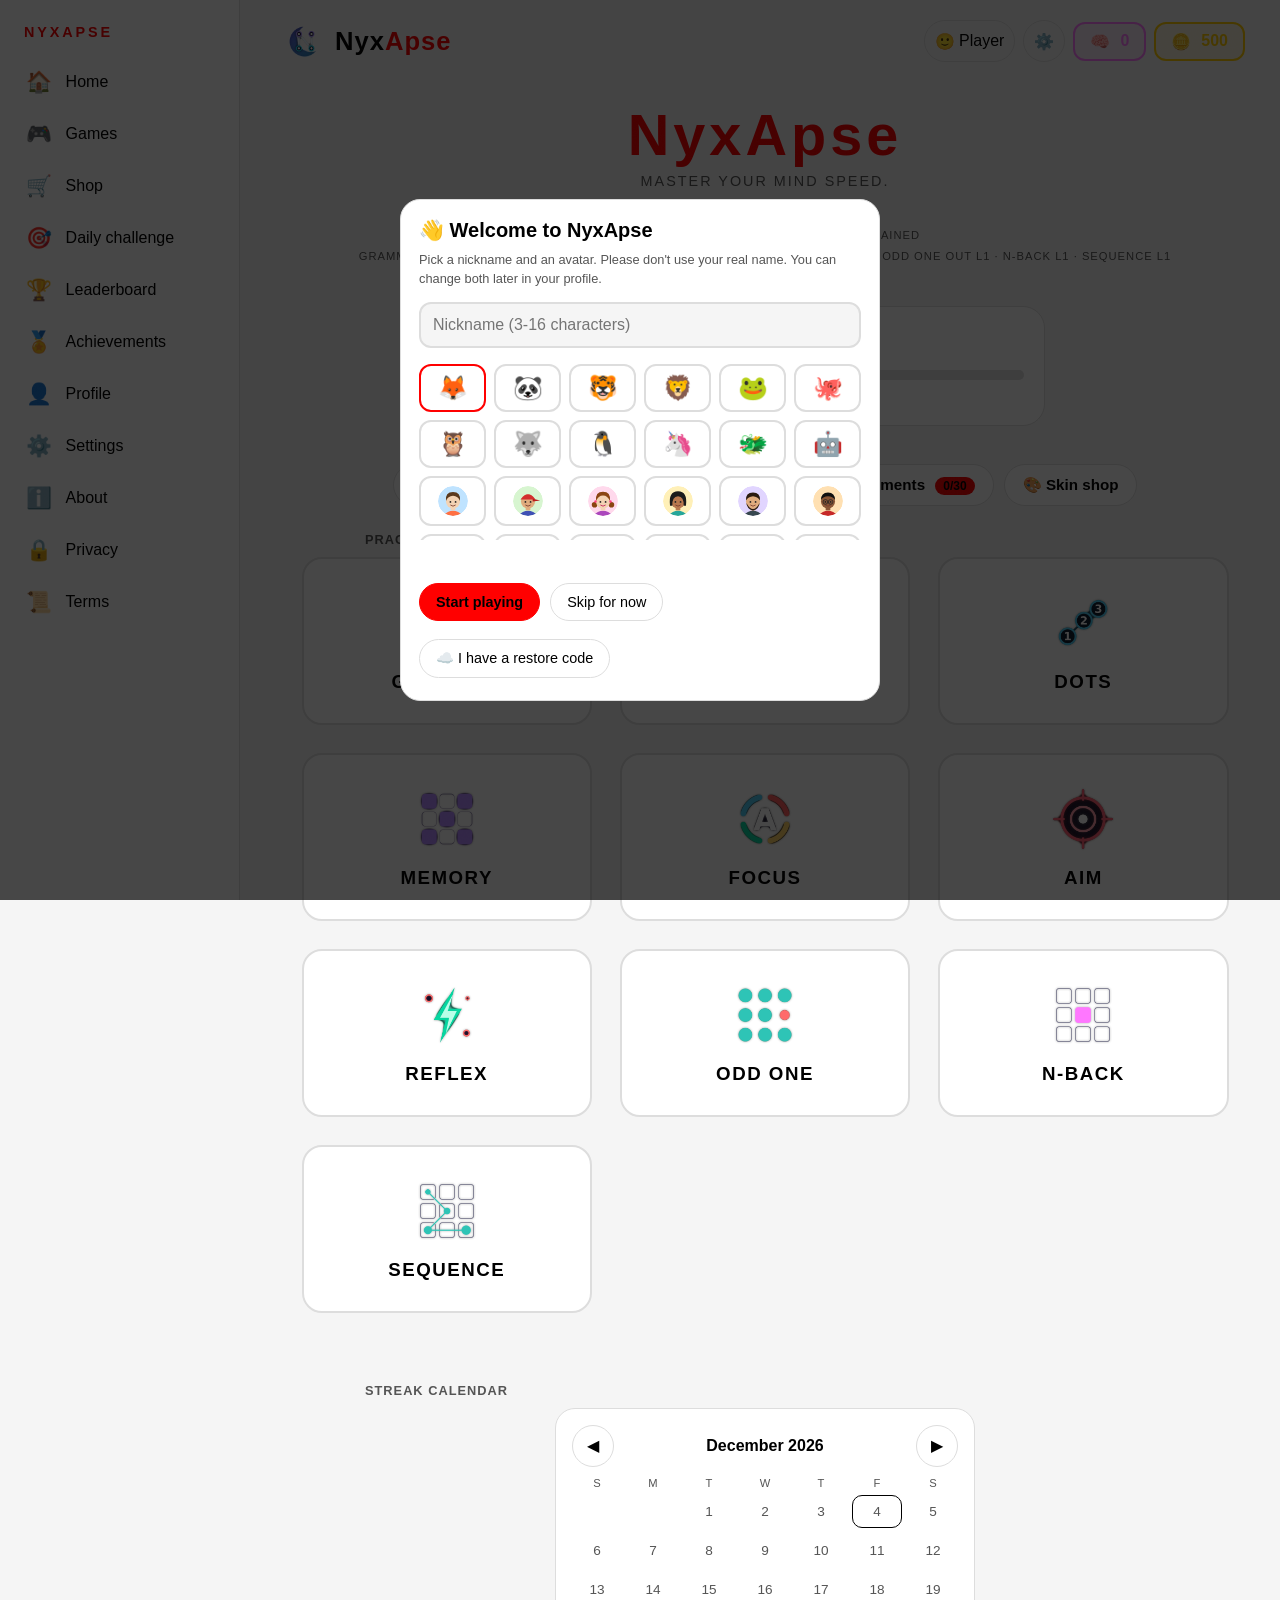
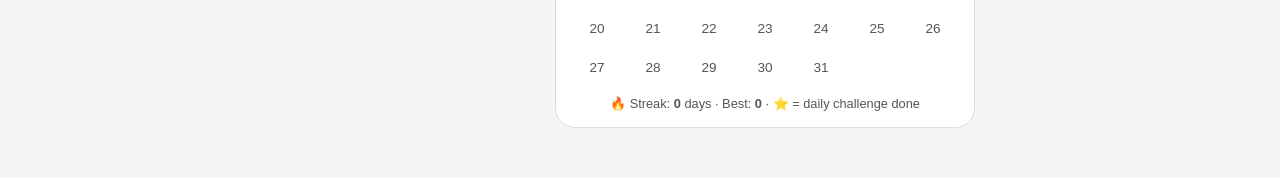
<file: index.html>
<!DOCTYPE html>
<html lang="en">
<head>
    <meta charset="UTF-8">
    <meta name="viewport" content="width=device-width, initial-scale=1.0">
    <link rel="icon" type="image/png" href="icon.png">
    <title>NyxApse | Brain Training Game</title>
    <link rel="manifest" href="manifest.json">
    <meta name="theme-color" content="#050505">
    <meta property="og:title" content="NyxApse - Master your mind speed">
    <meta property="og:description" content="10 brain games, ranks, skins and daily streaks. Free to play.">
    <meta property="og:image" content="https://shadowed-monarch.github.io/NyxApse/logo.png">
    <link rel="stylesheet" href="css/index.css?v=1.0.0">
    <link rel="stylesheet" href="css/ui.css?v=1.0.0">
    <link rel="stylesheet" href="css/shell.css?v=1.0.0">
</head>
<body>

    <div class="noise-overlay"></div>

    <header>
        <div class="logo-area">
            <button id="menu-btn" class="header-btn" onclick="NX.menu()" aria-label="Menu">☰</button>
            <img src="logo.png" alt="" class="site-logo">
            <span>Nyx<span style="color:var(--accent)">Apse</span></span>
        </div>
        <div style="display: flex; gap: 10px; align-items: center;">
            <button id="profile-chip" class="header-btn" onclick="NX.openProfile()" aria-label="Profile"><span id="pf-avatar">🙂</span>&nbsp;<span id="pf-name">Player</span></button>
            <button id="gear" class="header-btn" onclick="NX.openSettings()" aria-label="Settings">⚙️</button>
            <div class="brain-display" title="Brain Power: your score and rank">
                <span>🧠</span> <span id="brains">0</span>
            </div>
            <div class="brain-display" style="border-color:#ffcc00;color:#ffcc00;background:rgba(255,204,0,.1)" title="Coins: spend them in the Skin Shop">
                <span>🪙</span> <span id="wallet">0</span>
            </div>
        </div>
    </header>

    <div class="hero">
        <h1>NyxApse</h1>
        <p>Master your mind speed.</p>
        <div class="dev-credit">DEVELOPED BY SHADOWED</div>
        <div id="bt-stats" class="dev-credit" style="line-height:1.8"></div>
    </div>

    <div class="rank-container">
        <div style="display:flex; justify-content:center; align-items:center; gap:10px; margin-bottom:10px;">
            <span id="rank-icon" style="font-size:1.5rem;">🎓</span>
            <span id="rank-name" style="font-weight:bold; font-size:1.2rem; color:var(--accent)">STUDENT</span>
        </div>
        <div class="progress-bar"><div id="rank-progress"></div></div>
        <div id="next-rank-info" style="color:var(--subtext); font-size:0.8rem; margin-top:10px;"></div>
    </div>

    <div class="quick-row">
        <button class="quick-btn" onclick="NX.openDaily()">🎯 Daily challenge <small id="daily-state"></small></button>
        <button class="quick-btn" onclick="NX.openRanks()">🏆 Leaderboard</button>
        <button class="quick-btn" onclick="NX.openAch()">🏅 Achievements <small id="ach-state"></small></button>
        <button class="quick-btn" onclick="toggleShop()">🎨 Skin shop</button>
    </div>

    <div class="section-label">PRACTICE MODULES</div>

    <div class="game-grid">
        <a href="grammar.html" class="game-card">
            <img src="grammar.png" alt="Grammar">
            <h3>GRAMMAR</h3>
        </a>
        <a href="math.html" class="game-card">
            <img src="maths.png" alt="Math">
            <h3>MATH</h3>
        </a>
        <a href="dots.html" class="game-card">
            <img src="Dots.png" alt="Dots">
            <h3>DOTS</h3>
        </a>
        <a href="memory.html" class="game-card">
            <img src="memory.png" alt="Memory">
            <h3>MEMORY</h3>
        </a>
        <a href="stroop.html" class="game-card">
            <img src="Focus.png" alt="Focus">
            <h3>FOCUS</h3>
        </a>
        <a href="aim.html" class="game-card">
            <img src="Aim.png" alt="Aim">
            <h3>AIM</h3>
        </a>
        <a href="avoid.html" class="game-card">
            <img src="Reflex.png" alt="Reflex">
            <h3>REFLEX</h3>
        </a>
        <a href="oddout.html" class="game-card">
            <img src="oddout.png" alt="Odd One Out">
            <h3>ODD ONE</h3>
        </a>
        <a href="nback.html" class="game-card">
            <img src="nback.png" alt="N-Back">
            <h3>N-BACK</h3>
        </a>
        <a href="sequence.html" class="game-card">
            <img src="sequence.png" alt="Sequence">
            <h3>SEQUENCE</h3>
        </a>
    </div>

    
    <div class="section-label" style="margin-top:30px">STREAK CALENDAR</div>
    <div id="bt-cal"></div>

<div style="height:40px"></div>

    <div id="shop-overlay">
        <h2 style="color:var(--text); margin-bottom:8px;">CHOOSE SKIN</h2>
        <div id="shop-wallet" style="margin-bottom:22px;font-weight:bold;color:#ffcc00"></div>
        <div class="shop-grid" id="shop-grid"></div>
        <div id="shop-info" class="shop-info"></div>
        <div style="max-width:340px;text-align:center;color:var(--subtext);font-size:0.8rem;line-height:1.5;margin-bottom:16px">Back up or move your progress in ⚙️ Settings → Data.</div>
        <button onclick="toggleShop()" style="padding:10px 20px; cursor:pointer; background:var(--text); color:var(--bg); border:none; border-radius:5px;">CLOSE</button>
    </div>

    <div id="dock-bg" onclick="NX.menu()"></div>
    <nav id="dock" aria-label="Menu">
        <div class="dock-brand">NyxApse</div>
        <button onclick="NX.go('home')"><span>🏠</span>Home</button>
        <button onclick="NX.go('games')"><span>🎮</span>Games</button>
        <button onclick="NX.go('shop')"><span>🛒</span>Shop</button>
        <button onclick="NX.go('daily')"><span>🎯</span>Daily challenge</button>
        <button onclick="NX.go('ranks')"><span>🏆</span>Leaderboard</button>
        <button onclick="NX.go('ach')"><span>🏅</span>Achievements</button>
        <button onclick="NX.go('profile')"><span>👤</span>Profile</button>
        <button onclick="NX.go('settings')"><span>⚙️</span>Settings</button>
        <button onclick="NX.go('about')"><span>ℹ️</span>About</button>
        <button onclick="NX.go('privacy')"><span>🔒</span>Privacy</button>
        <button onclick="NX.go('terms')"><span>📜</span>Terms</button>
    </nav>

    <script src="js/theme.js?v=1.0.0"></script>
    <script src="js/game.js?v=1.0.0"></script>
    <script src="js/shell.js?v=1.0.0"></script>
    <script src="js/config.js?v=1.0.0"></script>
    <script src="js/avatars.js?v=1.0.0"></script>
    <script src="js/namefilter.js?v=1.0.0"></script>
    <script src="js/leaderboard.js?v=1.0.0"></script>
    <script src="js/index.js?v=1.0.0"></script>
</body>
</html>
</file>
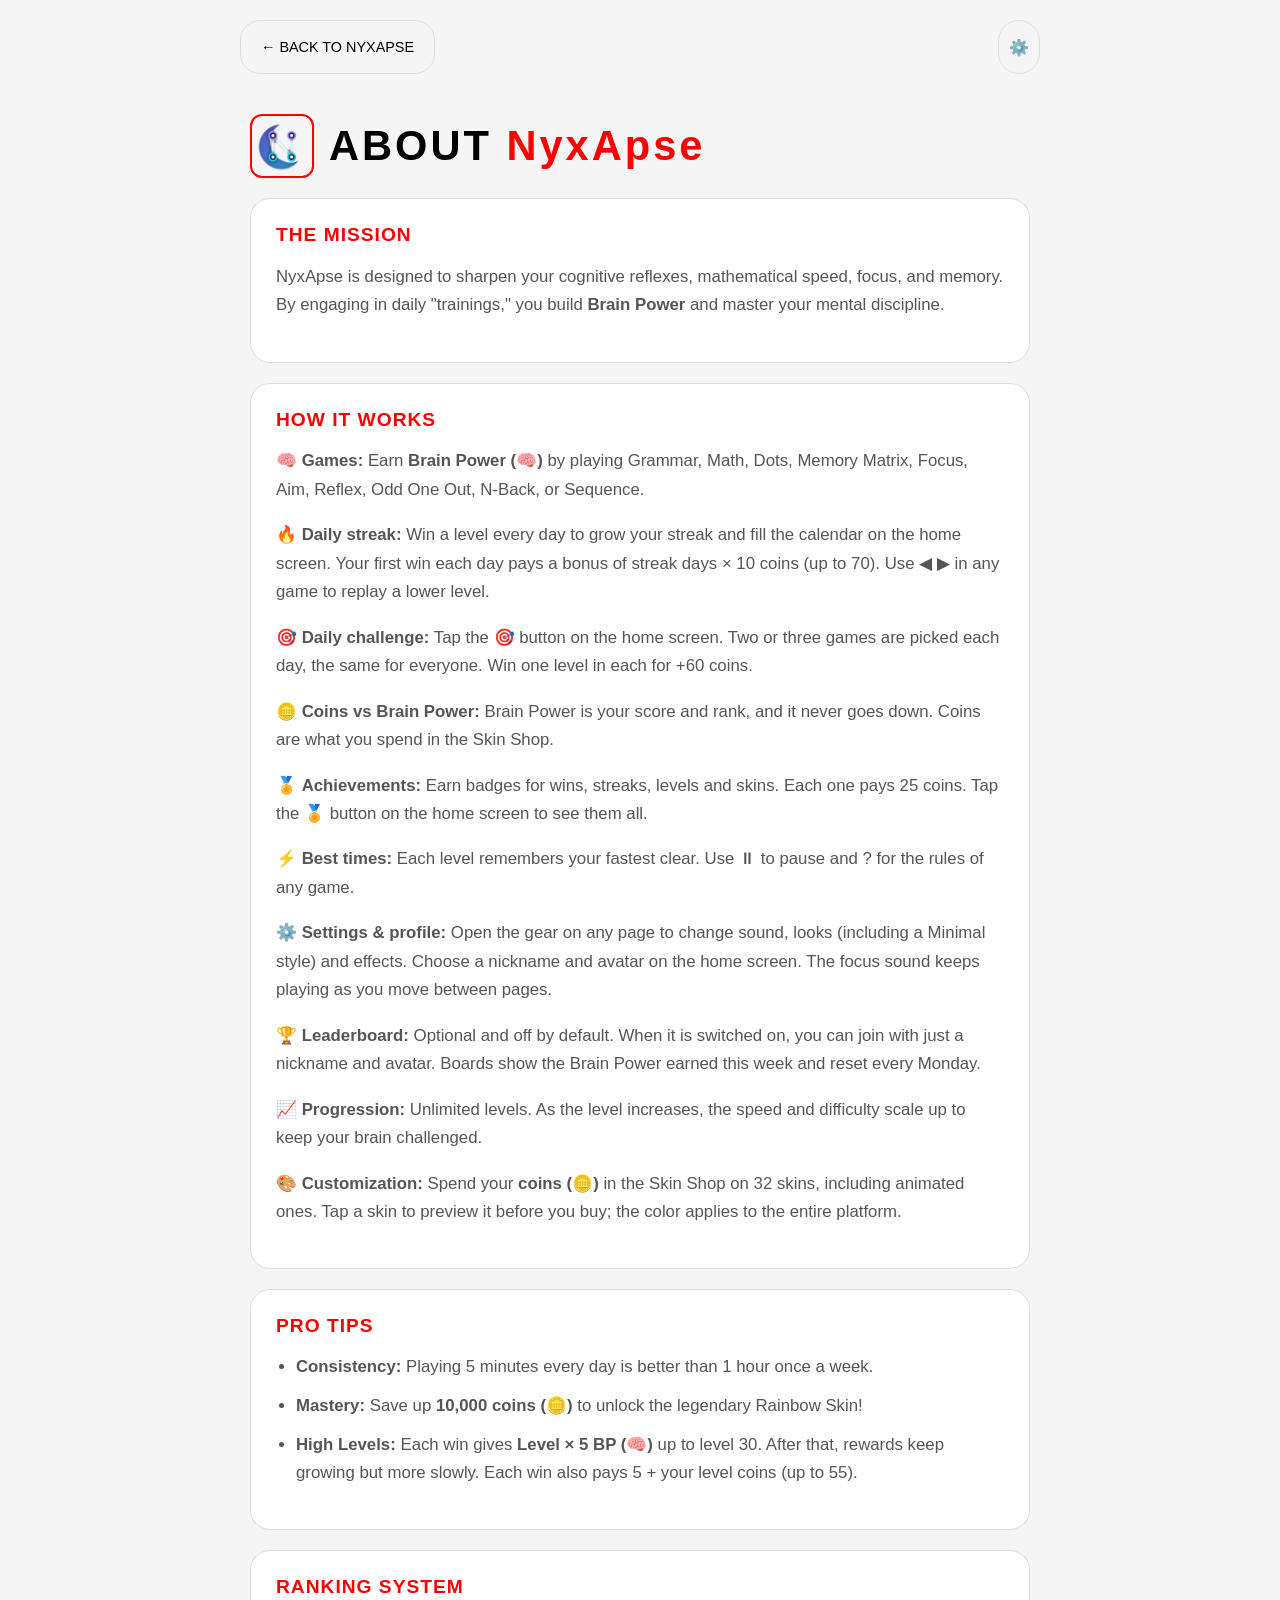
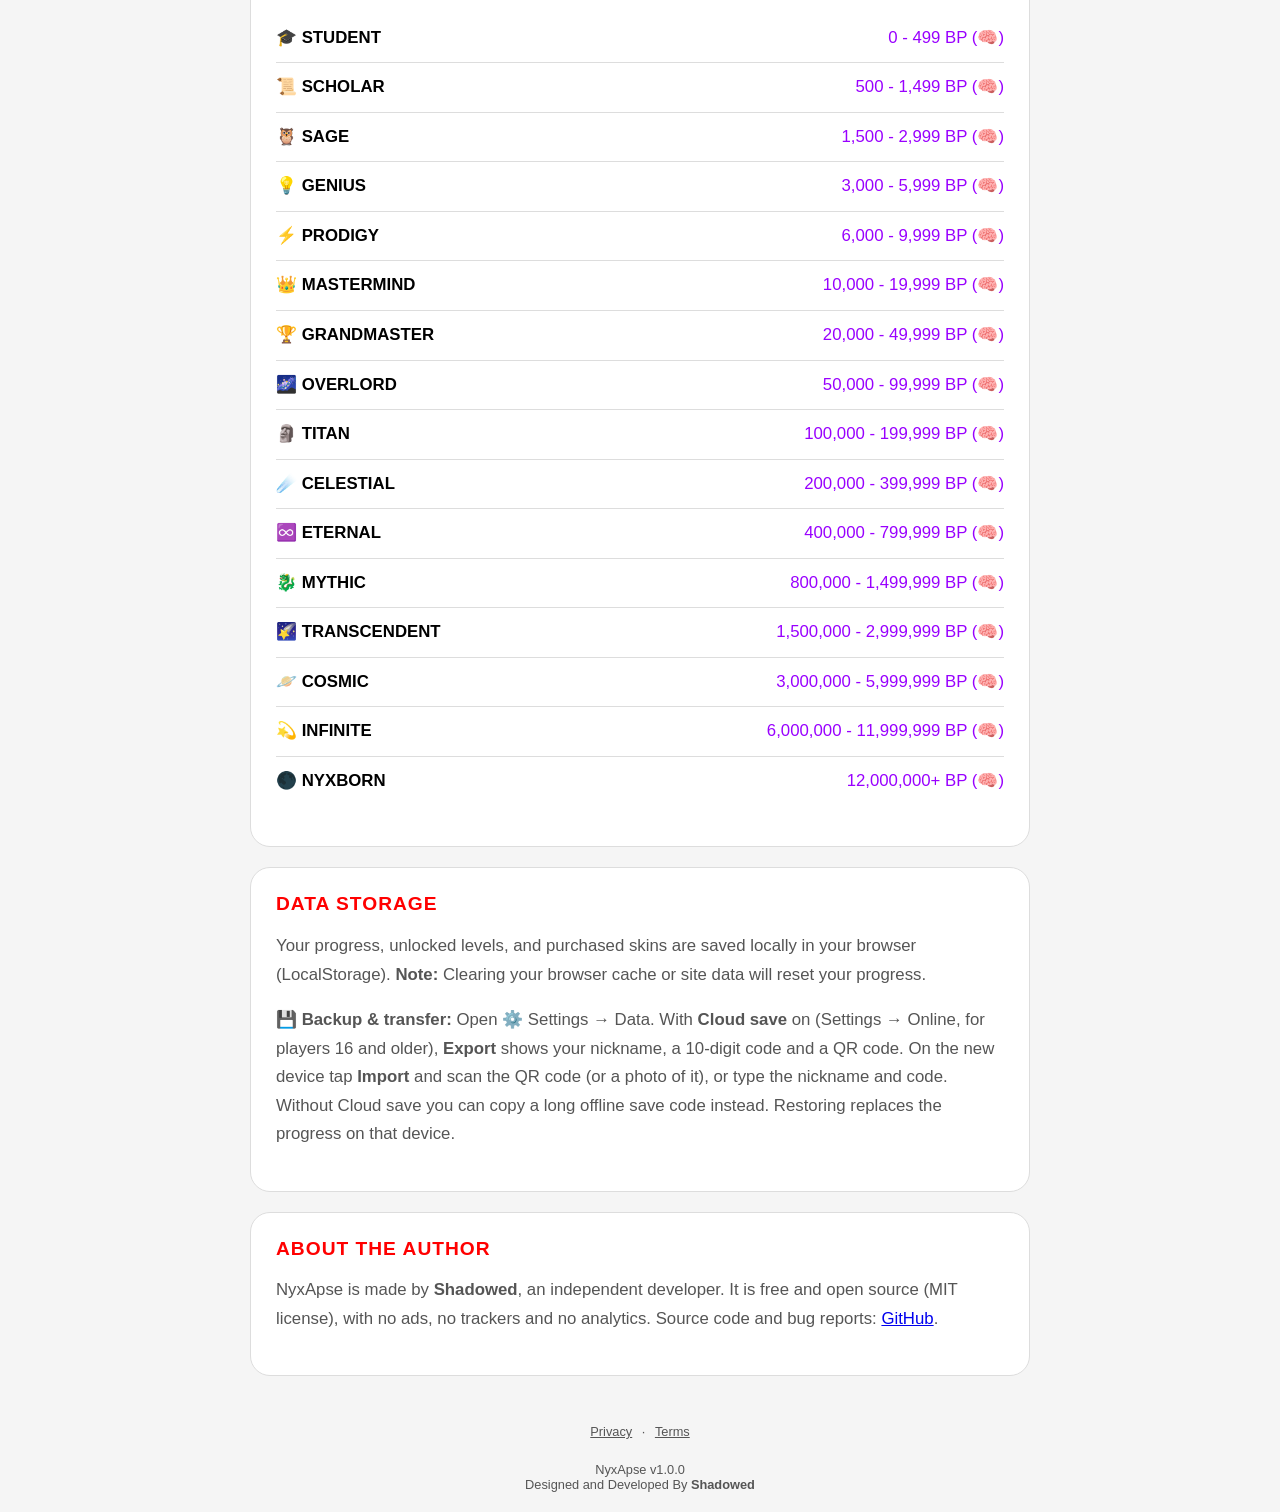
<file: about.html>
<!DOCTYPE html>
<html lang="en">
<head>
    <meta charset="UTF-8">
    <meta name="viewport" content="width=device-width, initial-scale=1.0">
    <title>NyxApse - About</title>
    <script src="js/theme.js?v=1.0.0"></script>
    <script src="js/game.js?v=1.0.0"></script>
    <script src="js/shell.js?v=1.0.0"></script>
    <script src="js/config.js?v=1.0.0"></script>
    <script src="js/avatars.js?v=1.0.0"></script>
    <script src="js/namefilter.js?v=1.0.0"></script>
    <script src="js/leaderboard.js?v=1.0.0"></script>
    <link rel="icon" type="image/png" href="icon.png">
    <link rel="stylesheet" href="css/about.css?v=1.0.0">
    <link rel="stylesheet" href="css/ui.css?v=1.0.0">
    <link rel="stylesheet" href="css/shell.css?v=1.0.0">
</head>
<body>

    <header>
        <a href="index.html" class="back-btn">← BACK TO NYXAPSE</a>
    </header>

    <div class="content-wrap">
        <div class="title-area">
            <img src="logo.png" alt="Logo" class="about-logo">
            <h1>ABOUT <span>NyxApse</span></h1>
        </div>
        
        <div class="section">
            <h2>THE MISSION</h2>
            <p>NyxApse is designed to sharpen your cognitive reflexes, mathematical speed, focus, and memory. By engaging in daily "trainings," you build <b>Brain Power</b> and master your mental discipline.</p>
        </div>

        <div class="section">
            <h2>HOW IT WORKS</h2>
            <p>🧠 <b>Games:</b> Earn <b>Brain Power (🧠)</b> by playing Grammar, Math, Dots, Memory Matrix, Focus, Aim, Reflex, Odd One Out, N-Back, or Sequence.</p>
            <p>🔥 <b>Daily streak:</b> Win a level every day to grow your streak and fill the calendar on the home screen. Your first win each day pays a bonus of streak days × 10 coins (up to 70). Use ◀ ▶ in any game to replay a lower level.</p>
            <p>🎯 <b>Daily challenge:</b> Tap the 🎯 button on the home screen. Two or three games are picked each day, the same for everyone. Win one level in each for +60 coins.</p>
            <p>🪙 <b>Coins vs Brain Power:</b> Brain Power is your score and rank, and it never goes down. Coins are what you spend in the Skin Shop.</p>
            <p>🏅 <b>Achievements:</b> Earn badges for wins, streaks, levels and skins. Each one pays 25 coins. Tap the 🏅 button on the home screen to see them all.</p>
            <p>⚡ <b>Best times:</b> Each level remembers your fastest clear. Use ⏸ to pause and ? for the rules of any game.</p>
            <p>⚙️ <b>Settings &amp; profile:</b> Open the gear on any page to change sound, looks (including a Minimal style) and effects. Choose a nickname and avatar on the home screen. The focus sound keeps playing as you move between pages.</p>
            <p>🏆 <b>Leaderboard:</b> Optional and off by default. When it is switched on, you can join with just a nickname and avatar. Boards show the Brain Power earned this week and reset every Monday.</p>
            <p>📈 <b>Progression:</b> Unlimited levels. As the level increases, the speed and difficulty scale up to keep your brain challenged.</p>
            <p>🎨 <b>Customization:</b> Spend your <b>coins (🪙)</b> in the Skin Shop on 32 skins, including animated ones. Tap a skin to preview it before you buy; the color applies to the entire platform.</p>
        </div>

        <div class="section">
            <h2>PRO TIPS</h2>
            <ul class="tips-list">
                <li><b>Consistency:</b> Playing 5 minutes every day is better than 1 hour once a week.</li>
                <li><b>Mastery:</b> Save up <b>10,000 coins (🪙)</b> to unlock the legendary Rainbow Skin!</li>
                <li><b>High Levels:</b> Each win gives <b>Level × 5 BP (🧠)</b> up to level 30. After that, rewards keep growing but more slowly. Each win also pays 5 + your level coins (up to 55).</li>
            </ul>
        </div>

        <div class="section">
            <h2>RANKING SYSTEM</h2>
            <ul class="rank-list" id="rank-list"></ul>
        </div>

        <div class="section">
            <h2>DATA STORAGE</h2>
            <p>Your progress, unlocked levels, and purchased skins are saved locally in your browser (LocalStorage). <b>Note:</b> Clearing your browser cache or site data will reset your progress.</p>
            <p>💾 <b>Backup &amp; transfer:</b> Open ⚙️ Settings → Data. With <b>Cloud save</b> on (Settings → Online, for players 16 and older), <b>Export</b> shows your nickname, a 10-digit code and a QR code. On the new device tap <b>Import</b> and scan the QR code (or a photo of it), or type the nickname and code. Without Cloud save you can copy a long offline save code instead. Restoring replaces the progress on that device.</p>
        </div>

        <div class="section">
            <h2>ABOUT THE AUTHOR</h2>
            <p>NyxApse is made by <b>Shadowed</b>, an independent developer. It is free and open source (MIT license), with no ads, no trackers and no analytics. Source code and bug reports: <a href="https://github.com/Shadowed-Monarch/NyxApse">GitHub</a>.</p>
        </div>

        <div class="footer">
            <a href="privacy.html" style="color:var(--subtext)">Privacy</a> · <a href="terms.html" style="color:var(--subtext)">Terms</a><br><br>
            NyxApse v1.0.0 <br> 
            Designed and Developed By <b>Shadowed</b>
        </div>
    </div>

    
</body>
</html>
</file>
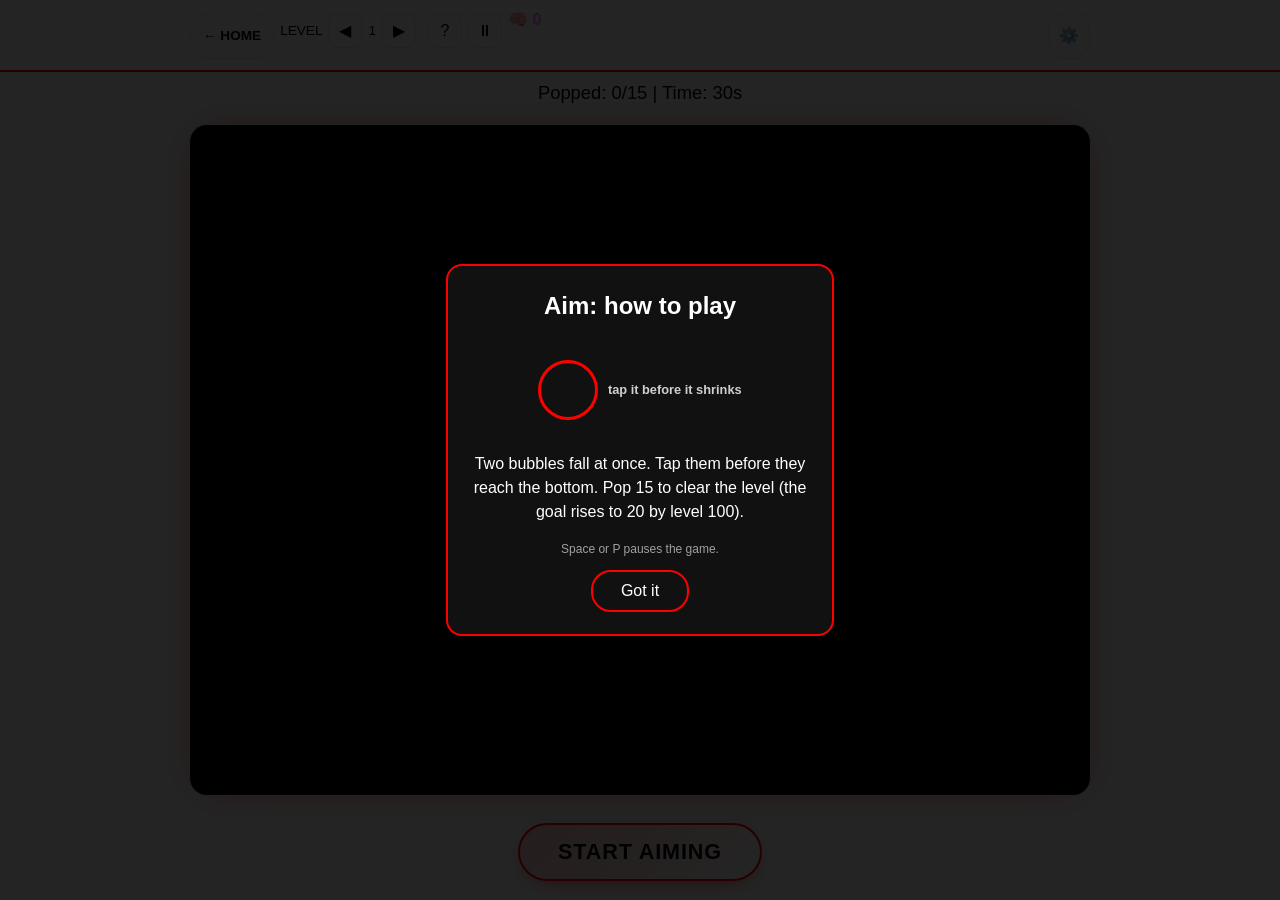
<file: aim.html>
<!DOCTYPE html>
<html lang="en">
<head>
    <meta charset="UTF-8">
    <meta name="viewport" content="width=device-width, initial-scale=1.0">
    <link rel="icon" type="image/png" href="Aim.png">
    <title>Aim Train | NyxApse</title>
    <script src="js/theme.js?v=1.0.0"></script>
    <script src="js/game.js?v=1.0.0"></script>
    <script src="js/shell.js?v=1.0.0"></script>
    <script src="js/config.js?v=1.0.0"></script>
    <script src="js/avatars.js?v=1.0.0"></script>
    <script src="js/namefilter.js?v=1.0.0"></script>
    <script src="js/leaderboard.js?v=1.0.0"></script>
    <link rel="stylesheet" href="css/aim.css?v=1.0.0">
    <link rel="stylesheet" href="css/ui.css?v=1.0.0">
    <link rel="stylesheet" href="css/shell.css?v=1.0.0">
</head>
<body>
    <header>
        <a href="index.html" style="text-decoration:none; color:var(--text); font-weight:bold;">← HOME</a>
        <div>LEVEL <span id="lvl-display">1</span></div>
        <div style="color:#ff77ff; font-weight:bold;">🧠 <span id="total-brains">0</span></div>
    </header>
    <div style="margin-top:10px; font-size:1.2rem;">Popped: <span id="count">0</span>/<span id="goal">15</span> | Time: <span id="time">30</span>s</div>
    <div id="game-container"><div id="btn-container"></div></div>
    <button id="start-btn" class="game-btn" onclick="game.start()">START AIMING</button>

    <script src="js/aim.js?v=1.0.0"></script>
</body>
</html>
</file>
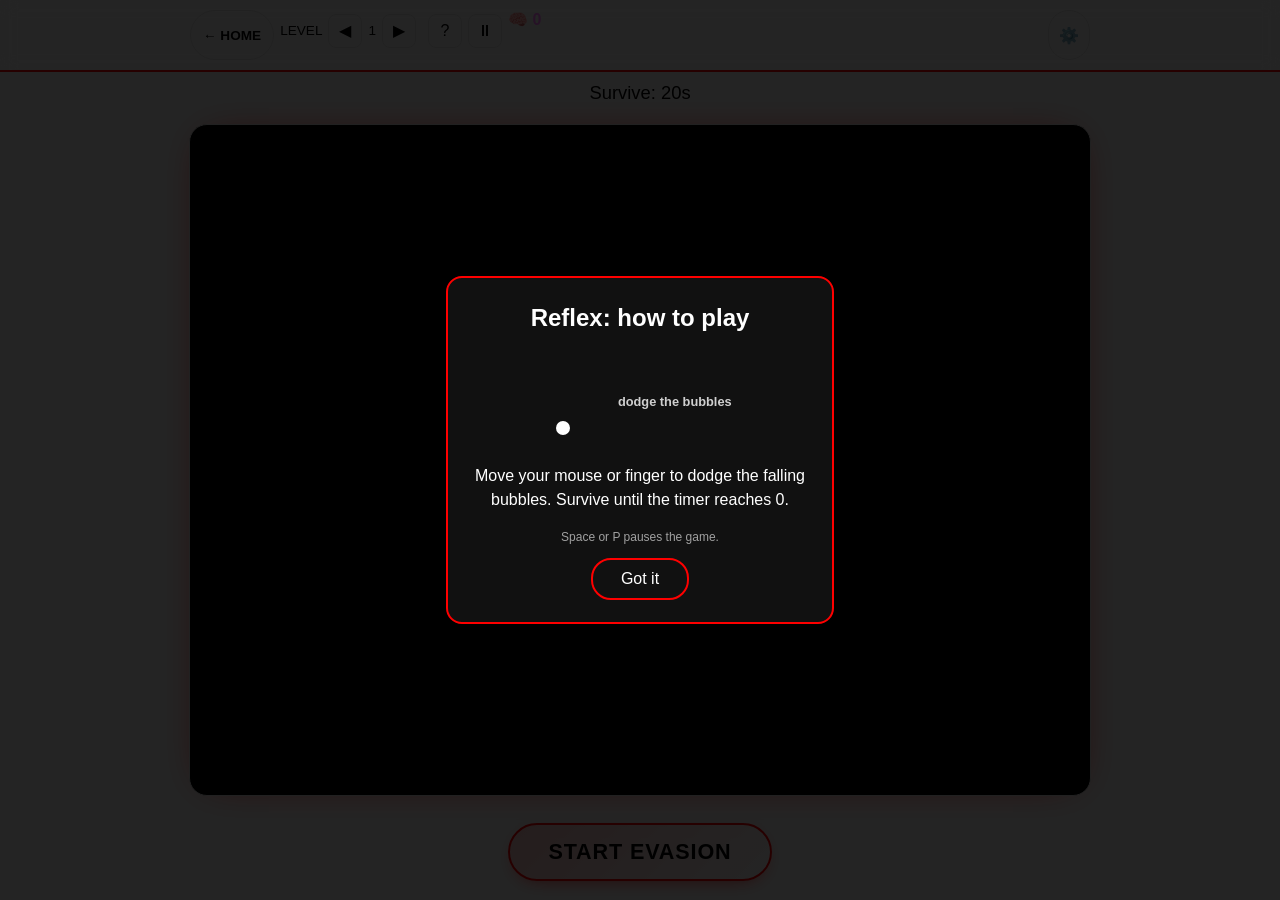
<file: avoid.html>
<!DOCTYPE html>
<html lang="en">
<head>
    <meta charset="UTF-8">
    <meta name="viewport" content="width=device-width, initial-scale=1.0">
    <link rel="icon" type="image/png" href="Reflex.png">
    <title>Reflex Train | NyxApse</title>
    <script src="js/theme.js?v=1.0.0"></script>
    <script src="js/game.js?v=1.0.0"></script>
    <script src="js/shell.js?v=1.0.0"></script>
    <script src="js/config.js?v=1.0.0"></script>
    <script src="js/avatars.js?v=1.0.0"></script>
    <script src="js/namefilter.js?v=1.0.0"></script>
    <script src="js/leaderboard.js?v=1.0.0"></script>
    <link rel="stylesheet" href="css/avoid.css?v=1.0.0">
    <link rel="stylesheet" href="css/ui.css?v=1.0.0">
    <link rel="stylesheet" href="css/shell.css?v=1.0.0">
</head>
<body>
    <header>
        <a href="index.html" style="text-decoration:none; color:var(--text); font-weight:bold;">← HOME</a>
        <div>LEVEL <span id="lvl-display">1</span></div>
        <div style="color:#ff77ff; font-weight:bold;">🧠 <span id="total-brains">0</span></div>
    </header>
    <div style="margin-top:10px; font-size:1.2rem;">Survive: <span id="time">20</span>s</div>
    <div id="game-container">
        <div id="player"></div>
        <div id="btn-container"></div>
    </div>
    <button id="start-btn" class="game-btn" onclick="game.start()">START EVASION</button>

    <script src="js/avoid.js?v=1.0.0"></script>
</body>
</html>
</file>
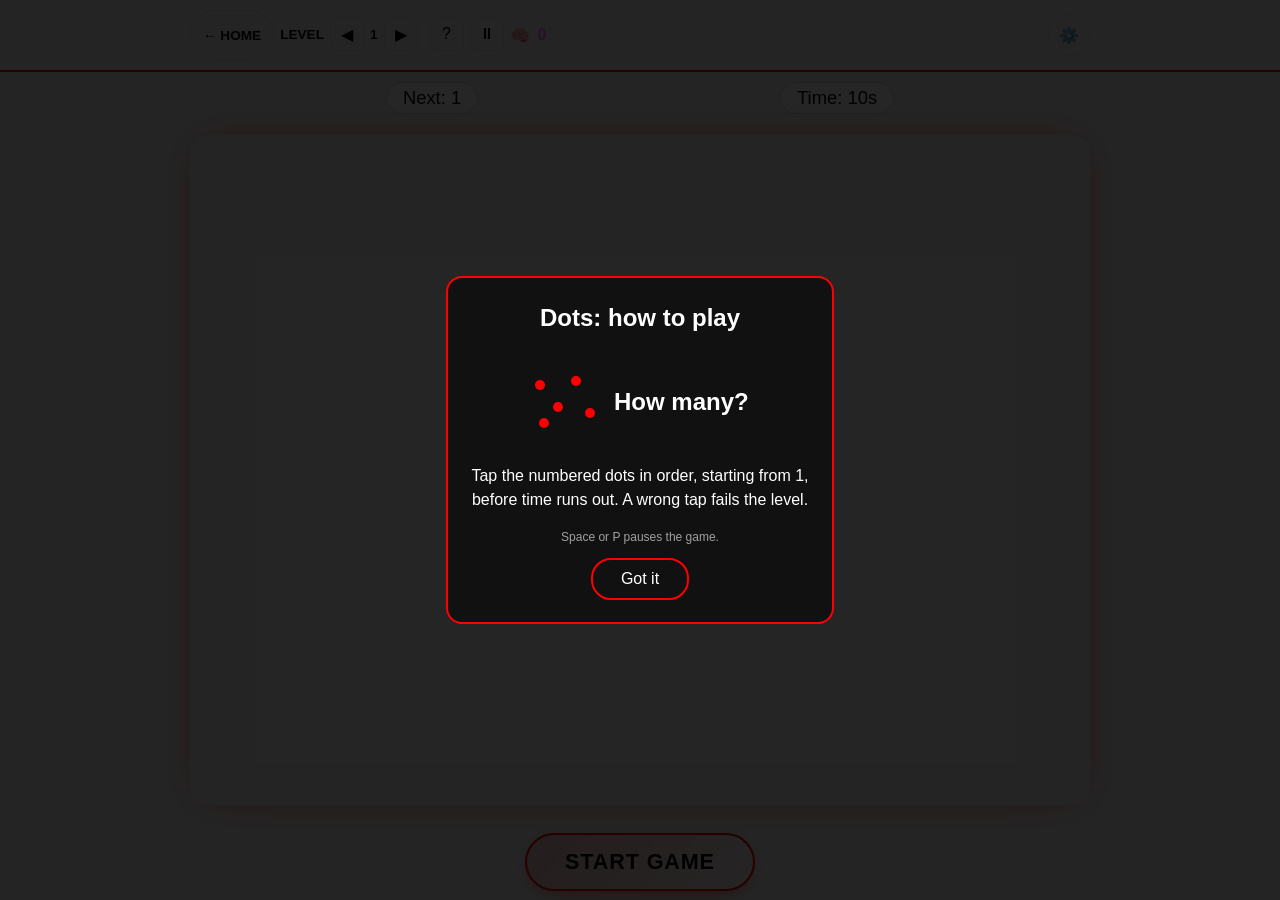
<file: dots.html>
<!DOCTYPE html>
<html lang="en">
<head>
    <meta charset="UTF-8">
    <meta name="viewport" content="width=device-width, initial-scale=1.0, maximum-scale=1.0, user-scalable=no">
        <link rel="icon" type="image/png" href="Dots.png">
    <title>Dots Reflex | NyxApse</title>
    <script src="js/theme.js?v=1.0.0"></script>
    <script src="js/game.js?v=1.0.0"></script>
    <script src="js/shell.js?v=1.0.0"></script>
    <script src="js/config.js?v=1.0.0"></script>
    <script src="js/avatars.js?v=1.0.0"></script>
    <script src="js/namefilter.js?v=1.0.0"></script>
    <script src="js/leaderboard.js?v=1.0.0"></script>
    <link rel="stylesheet" href="css/dots.css?v=1.0.0">
    <link rel="stylesheet" href="css/ui.css?v=1.0.0">
    <link rel="stylesheet" href="css/shell.css?v=1.0.0">
</head>
<body>
    <header>
        <a href="index.html" style="text-decoration:none; color:var(--text); font-weight:bold;">← HOME</a>
        <div style="font-weight:bold;">LEVEL <span id="lvl-display">1</span></div>
        <div class="brain-wrap"><span>🧠</span> <span id="total-brains">0</span></div>
    </header>
    <div id="stats-bar">
        <div>Next: <span id="next-num">1</span></div>
        <div>Time: <span id="time">10</span>s</div>
    </div>
    <div id="game-container">
        <div id="btn-container"><h1 id="m-title" style="font-size:2.2rem;"></h1></div>
    </div>
    <button id="main-start-btn" class="game-btn" onclick="game.start()">START GAME</button>
    <script src="js/dots.js?v=1.0.0"></script>
</body>
</html>
</file>
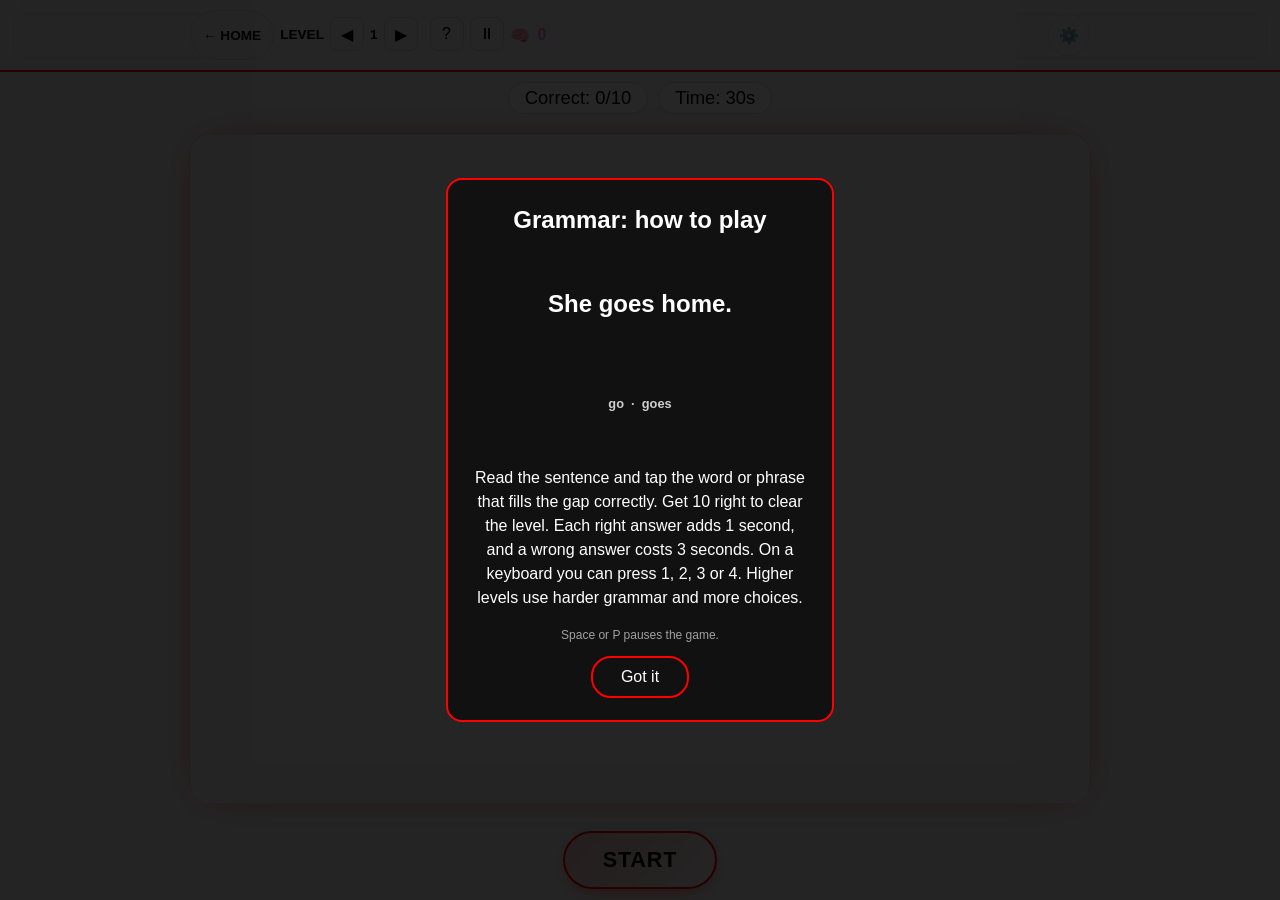
<file: grammar.html>
<!DOCTYPE html>
<html lang="en">
<head>
    <meta charset="UTF-8">
    <meta name="viewport" content="width=device-width, initial-scale=1.0">
        <link rel="icon" type="image/png" href="grammar.png">
    <title>Grammar | NyxApse</title>
    <script src="js/theme.js?v=1.0.0"></script>
    <script src="js/game.js?v=1.0.0"></script>
    <script src="js/shell.js?v=1.0.0"></script>
    <script src="js/config.js?v=1.0.0"></script>
    <script src="js/avatars.js?v=1.0.0"></script>
    <script src="js/namefilter.js?v=1.0.0"></script>
    <script src="js/leaderboard.js?v=1.0.0"></script>
    <link rel="stylesheet" href="css/grammar.css?v=1.0.0">

    <link rel="stylesheet" href="css/ui.css?v=1.0.0">
    <link rel="stylesheet" href="css/shell.css?v=1.0.0">
</head>
<body>
    <header>
        <a href="index.html" style="text-decoration:none; color:var(--text); font-weight:bold;">← HOME</a>
        <div style="font-weight:bold;">LEVEL <span id="lvl-display">1</span></div>
        <div class="brain-wrap"><span>🧠</span> <span id="total-brains">0</span></div>
    </header>
    <div id="stats">
        <div>Correct: <span id="count">0</span>/10</div>
        <div>Time: <span id="time">30</span>s</div>
    </div>
    <div id="game-container">
        <div id="gq" aria-live="polite"></div>
        <div id="btn-container"></div>
    </div>
    <button id="start-btn" class="game-btn" onclick="game.start()">START</button>
    <script src="js/grammar.js?v=1.0.0"></script>
</body>
</html>
</file>
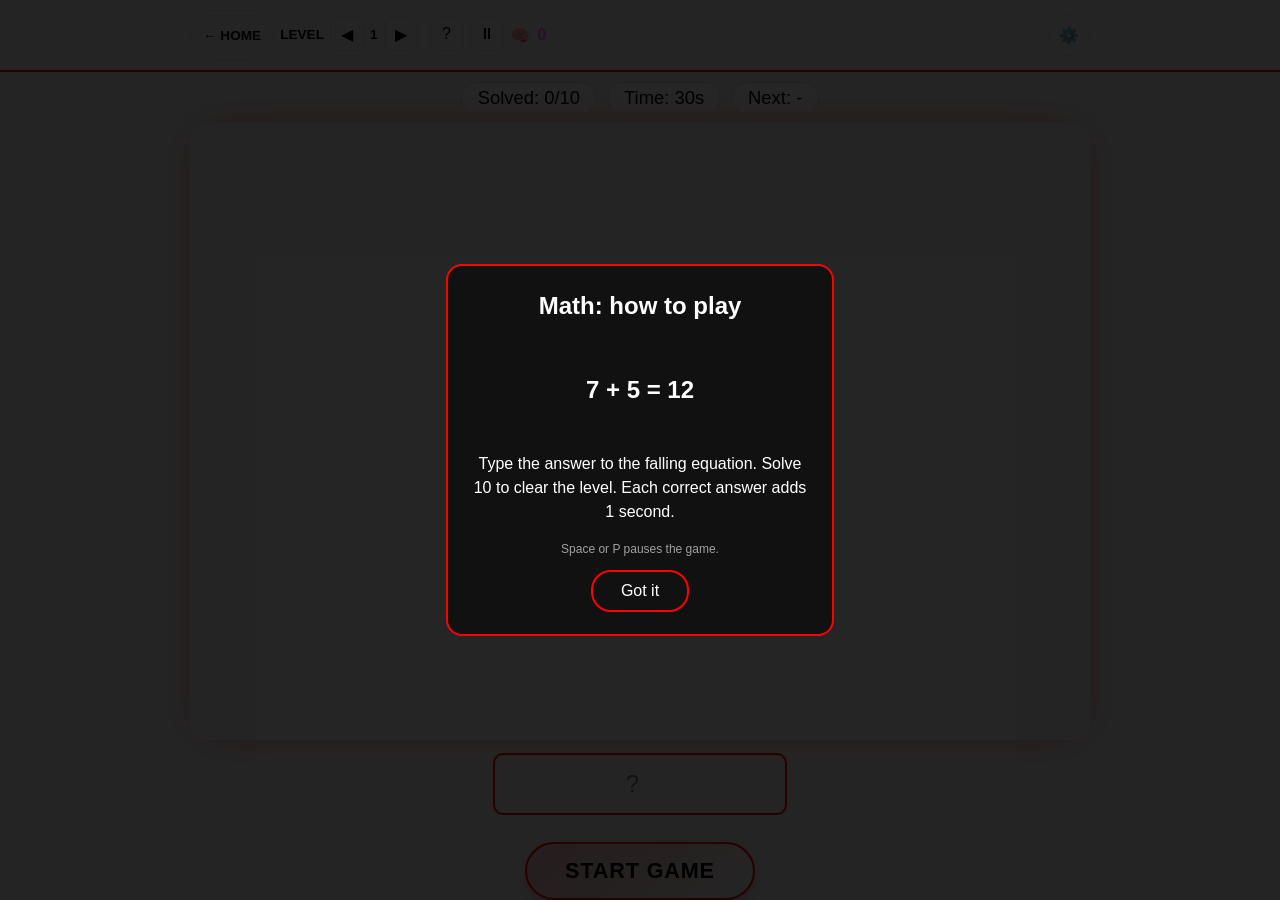
<file: math.html>
<!DOCTYPE html>
<html lang="en">
<head>
    <meta charset="UTF-8">
    <meta name="viewport" content="width=device-width, initial-scale=1.0, interactive-widget=resizes-content">
        <link rel="icon" type="image/png" href="maths.png">
    <title>Maths Train | NyxApse</title>
    <script src="js/theme.js?v=1.0.0"></script>
    <script src="js/game.js?v=1.0.0"></script>
    <script src="js/shell.js?v=1.0.0"></script>
    <script src="js/config.js?v=1.0.0"></script>
    <script src="js/avatars.js?v=1.0.0"></script>
    <script src="js/namefilter.js?v=1.0.0"></script>
    <script src="js/leaderboard.js?v=1.0.0"></script>
    <link rel="stylesheet" href="css/math.css?v=1.0.0">

    <link rel="stylesheet" href="css/ui.css?v=1.0.0">
    <link rel="stylesheet" href="css/shell.css?v=1.0.0">
</head>
<body>
    <header>
        <a href="index.html" style="text-decoration:none; color:var(--text); font-weight:bold;">← HOME</a>
        <div style="font-weight:bold;">LEVEL <span id="lvl-display">1</span></div>
        <div class="brain-wrap"><span>🧠</span> <span id="total-brains">0</span></div>
    </header>
    <div id="stats">
        <div>Solved: <span id="count">0</span>/10</div>
        <div>Time: <span id="time">30</span>s</div>
        <div>Next: <span id="next-q">-</span></div>
    </div>
    <div id="game-container">
        <div id="btn-container"></div>
    </div>
    <div id="input-area">
        <input type="number" id="ans" placeholder="?" autocomplete="off">
    </div>
    <button id="start-btn" class="game-btn" onclick="game.start()">START GAME</button>
    <script src="js/math.js?v=1.0.0"></script>
</body>
</html>
</file>
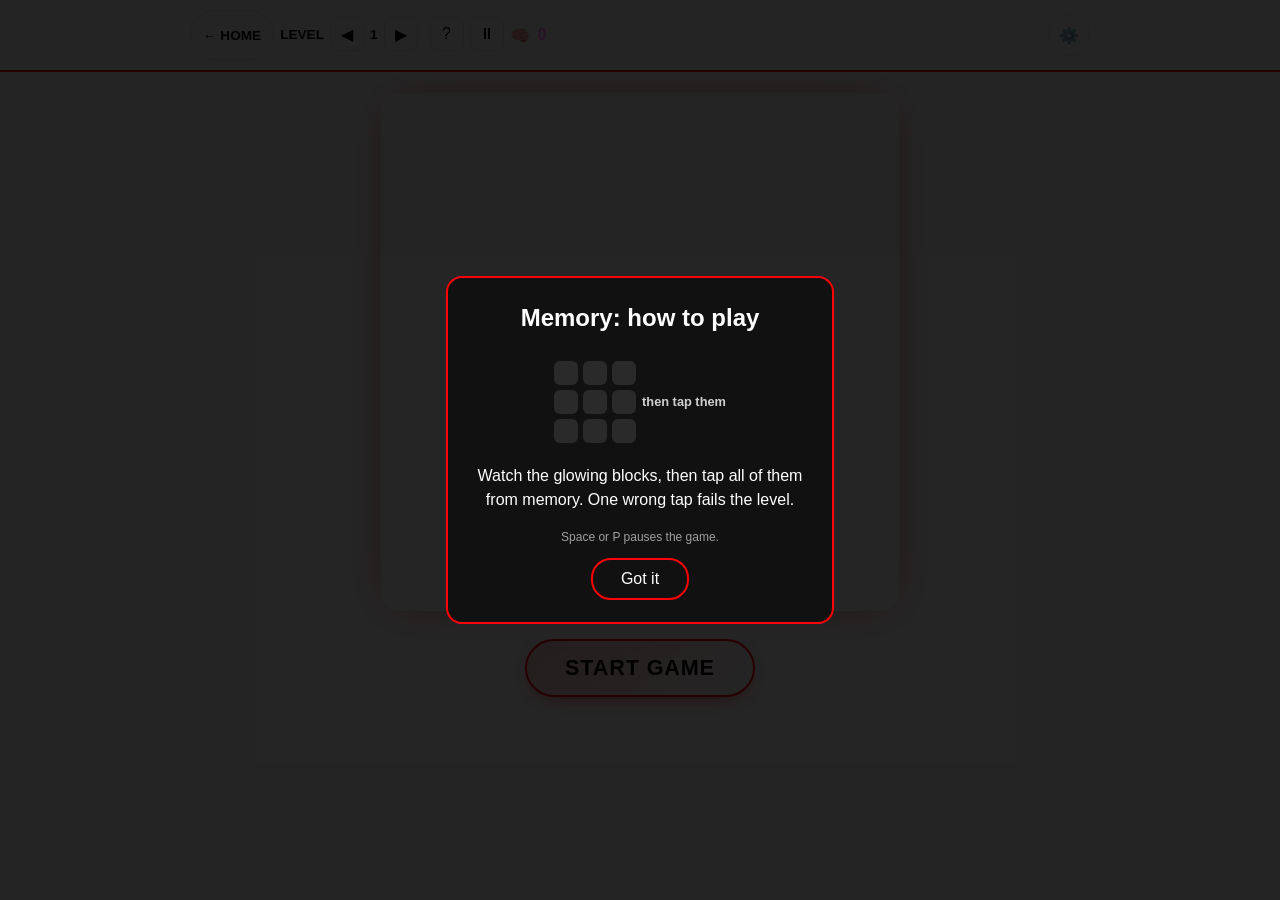
<file: memory.html>
<!DOCTYPE html>
<html lang="en">
<head>
    <meta charset="UTF-8">
    <meta name="viewport" content="width=device-width, initial-scale=1.0, maximum-scale=1.0, user-scalable=no">
        <link rel="icon" type="image/png" href="memory.png">
    <title>Memory Matrix | NyxApse</title>
    <script src="js/theme.js?v=1.0.0"></script>
    <script src="js/game.js?v=1.0.0"></script>
    <script src="js/shell.js?v=1.0.0"></script>
    <script src="js/config.js?v=1.0.0"></script>
    <script src="js/avatars.js?v=1.0.0"></script>
    <script src="js/namefilter.js?v=1.0.0"></script>
    <script src="js/leaderboard.js?v=1.0.0"></script>
    <link rel="stylesheet" href="css/memory.css?v=1.0.0">
    <link rel="stylesheet" href="css/ui.css?v=1.0.0">
    <link rel="stylesheet" href="css/shell.css?v=1.0.0">
</head>
<body>
    <header>
        <a href="index.html" style="text-decoration:none; color:var(--text); font-weight:bold;">← HOME</a>
        <div style="font-weight:bold;">LEVEL <span id="lvl-display">1</span></div>
        <div class="brain-wrap"><span>🧠</span> <span id="total-brains">0</span></div>
    </header>
    <div id="game-container">
        <div id="btn-container"><h1 id="m-title" style="font-size:1.8rem;"></h1></div>
    </div>
    <button id="main-start-btn" class="game-btn" onclick="game.start()">START GAME</button>
    <script src="js/memory.js?v=1.0.0"></script>
</body>
</html>
</file>
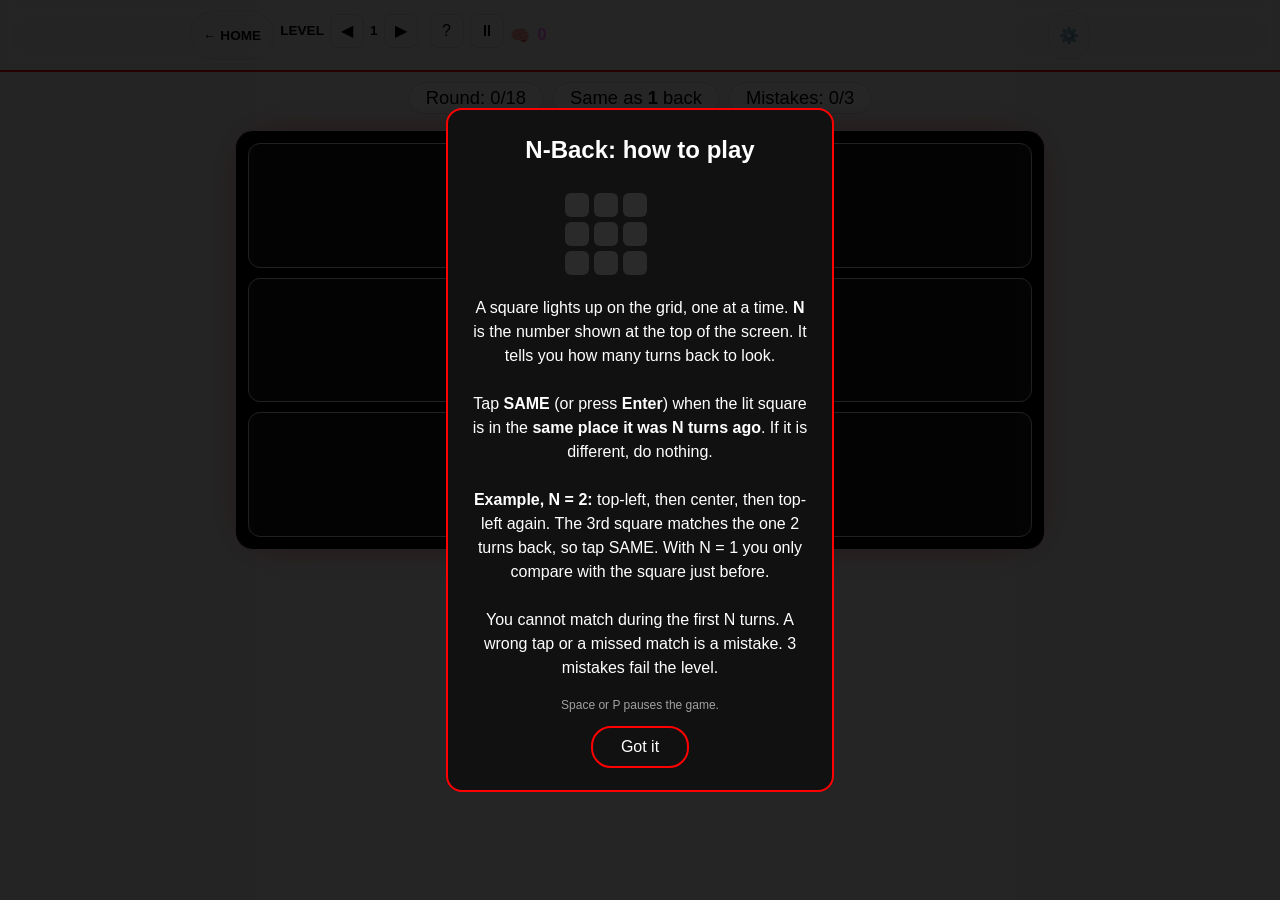
<file: nback.html>
<!DOCTYPE html>
<html lang="en">
<head>
    <meta charset="UTF-8">
    <meta name="viewport" content="width=device-width, initial-scale=1.0">
    <link rel="icon" type="image/png" href="nback.png">
    <title>N-Back | NyxApse</title>
    <script src="js/theme.js?v=1.0.0"></script>
    <script src="js/game.js?v=1.0.0"></script>
    <script src="js/shell.js?v=1.0.0"></script>
    <script src="js/config.js?v=1.0.0"></script>
    <script src="js/avatars.js?v=1.0.0"></script>
    <script src="js/namefilter.js?v=1.0.0"></script>
    <script src="js/leaderboard.js?v=1.0.0"></script>
    <link rel="stylesheet" href="css/nback.css?v=1.0.0">
    <link rel="stylesheet" href="css/ui.css?v=1.0.0">
    <link rel="stylesheet" href="css/shell.css?v=1.0.0">
</head>
<body>
    <header>
        <a href="index.html" style="text-decoration:none; color:var(--text); font-weight:bold;">&larr; HOME</a>
        <div style="font-weight:bold;">LEVEL <span id="lvl-display">1</span></div>
        <div class="brain-wrap"><span>🧠</span> <span id="total-brains">0</span></div>
    </header>
    <div id="stats">
        <div>Round: <span id="count">0</span>/<span id="total">0</span></div>
        <div>Same as <b><span id="nval">1</span></b> back</div>
        <div>Mistakes: <span id="miss">0</span>/3</div>
    </div>
    <div id="game-container">
        <div id="grid"></div>
        <div id="btn-container"></div>
    </div>
    <button id="same" class="game-btn" disabled>SAME (Enter)</button>
    <button id="start-btn" class="game-btn" onclick="game.start()">START</button>
    <script src="js/nback.js?v=1.0.0"></script>
</body>
</html>
</file>
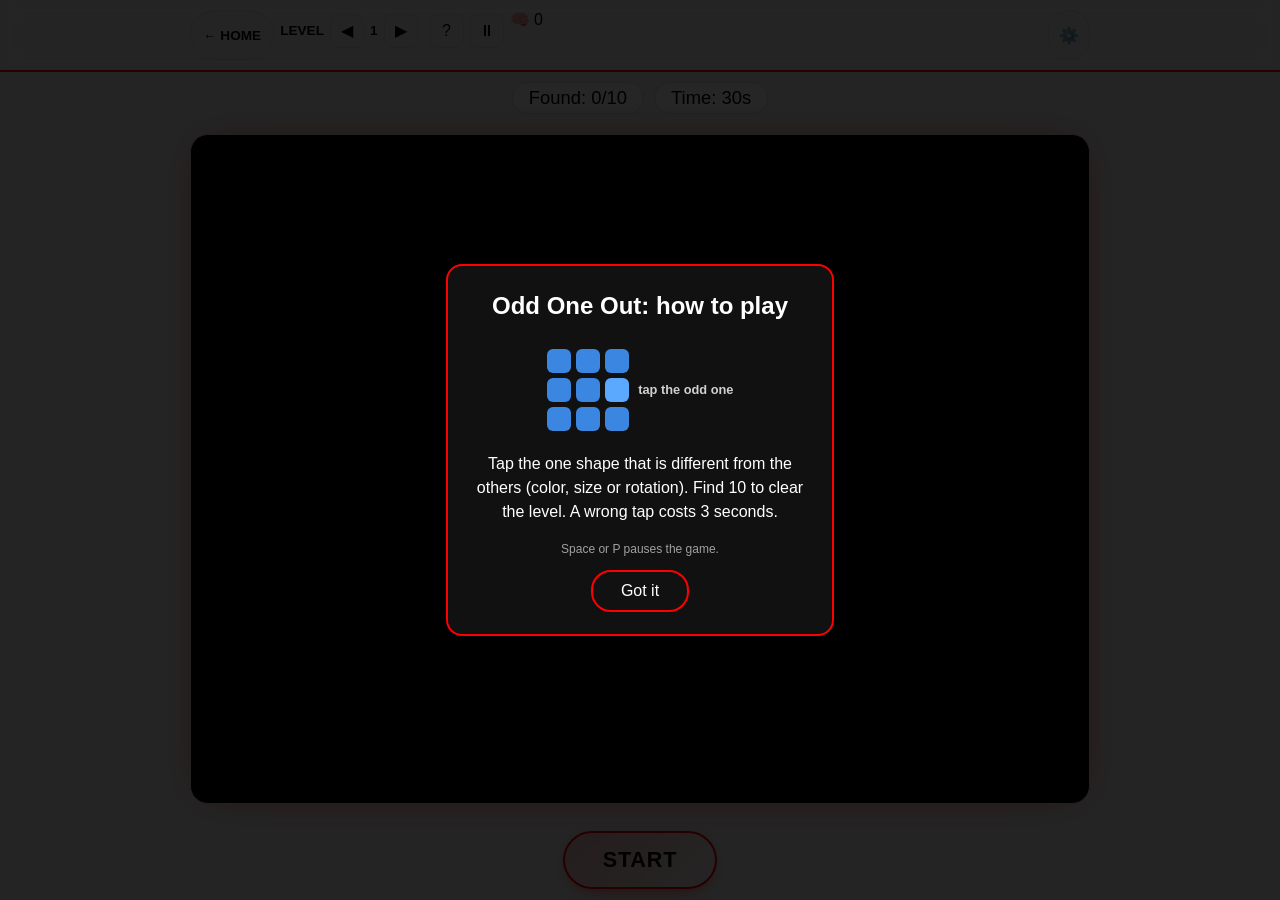
<file: oddout.html>
<!DOCTYPE html>
<html lang="en">
<head>
    <meta charset="UTF-8">
    <meta name="viewport" content="width=device-width, initial-scale=1.0">
        <link rel="icon" type="image/png" href="oddout.png">
    <title>Odd One Out | NyxApse</title>
    <script src="js/theme.js?v=1.0.0"></script>
    <script src="js/game.js?v=1.0.0"></script>
    <script src="js/shell.js?v=1.0.0"></script>
    <script src="js/config.js?v=1.0.0"></script>
    <script src="js/avatars.js?v=1.0.0"></script>
    <script src="js/namefilter.js?v=1.0.0"></script>
    <script src="js/leaderboard.js?v=1.0.0"></script>
    <link rel="stylesheet" href="css/oddout.css?v=1.0.0">

    <link rel="stylesheet" href="css/ui.css?v=1.0.0">
    <link rel="stylesheet" href="css/shell.css?v=1.0.0">
</head>
<body>
    <header>
        <a href="index.html" style="text-decoration:none; color:var(--text); font-weight:bold;">← HOME</a>
        <div style="font-weight:bold;">LEVEL <span id="lvl-display">1</span></div>
        <div class="brain-wrap"><span>🧠</span> <span id="total-brains">0</span></div>
    </header>
    <div id="stats">
        <div>Found: <span id="count">0</span>/10</div>
        <div>Time: <span id="time">30</span>s</div>
    </div>
    <div id="game-container">
        <div id="btn-container"></div>
    </div>
    <button id="start-btn" class="game-btn" onclick="game.start()">START</button>
    <script src="js/oddout.js?v=1.0.0"></script>
</body>
</html>
</file>
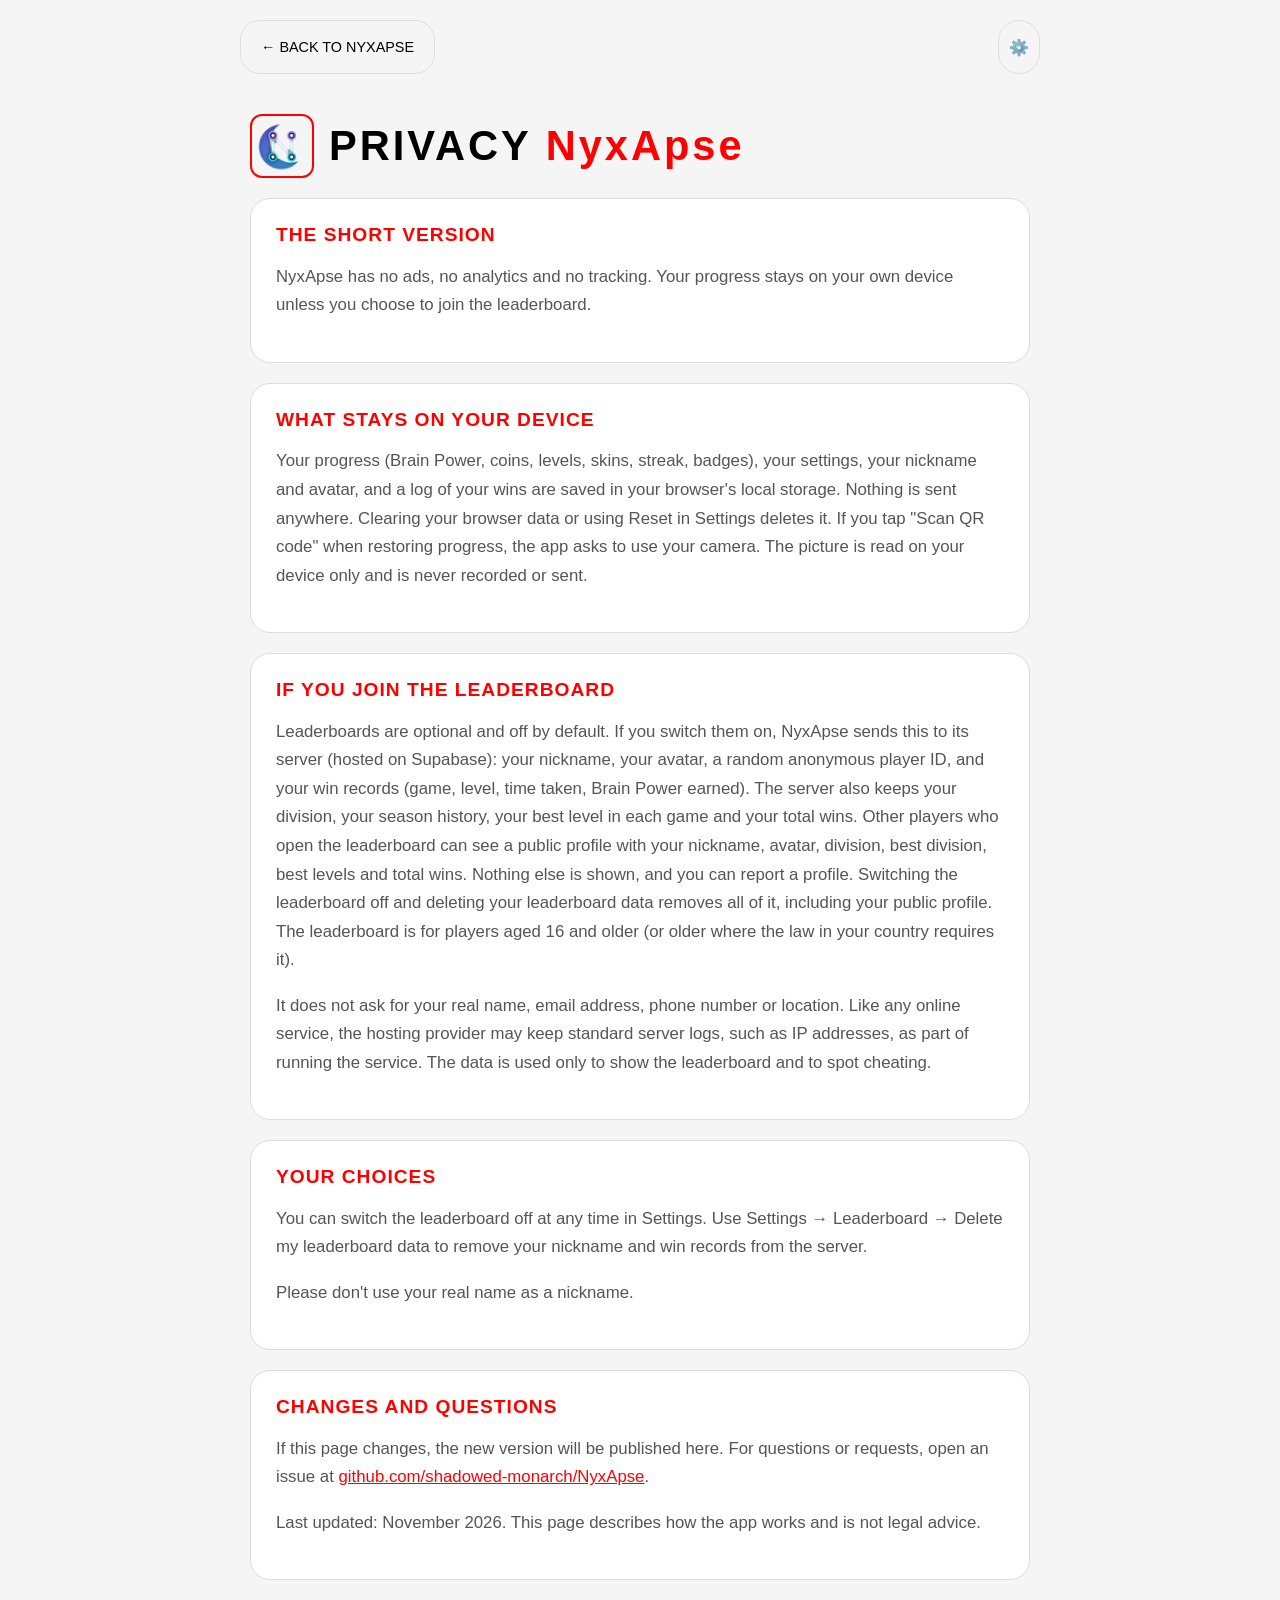
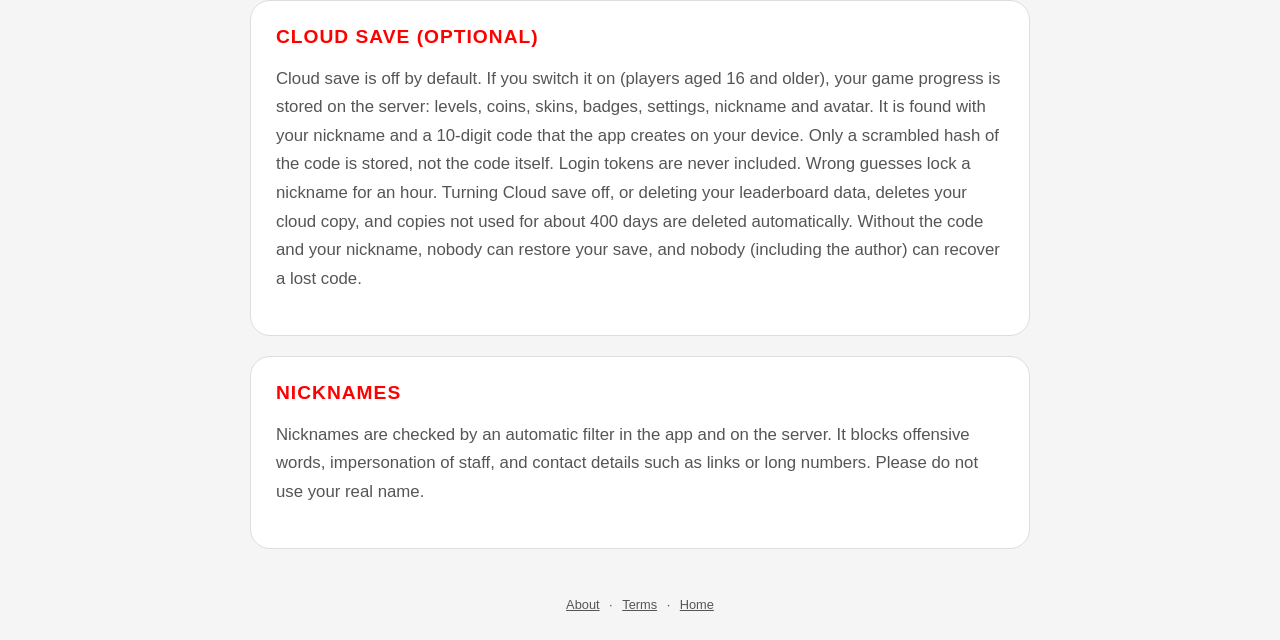
<file: privacy.html>
<!DOCTYPE html>
<html lang="en">
<head>
    <meta charset="UTF-8">
    <meta name="viewport" content="width=device-width, initial-scale=1.0">
    <title>NyxApse - Privacy</title>
    <script src="js/theme.js?v=1.0.0"></script>
    <script src="js/game.js?v=1.0.0"></script>
    <script src="js/shell.js?v=1.0.0"></script>
    <script src="js/config.js?v=1.0.0"></script>
    <script src="js/avatars.js?v=1.0.0"></script>
    <script src="js/namefilter.js?v=1.0.0"></script>
    <script src="js/leaderboard.js?v=1.0.0"></script>
    <link rel="icon" type="image/png" href="icon.png">
    <link rel="stylesheet" href="css/about.css?v=1.0.0">
    <link rel="stylesheet" href="css/ui.css?v=1.0.0">
    <link rel="stylesheet" href="css/shell.css?v=1.0.0">
</head>
<body>

    <header>
        <a href="index.html" class="back-btn">← BACK TO NYXAPSE</a>
    </header>

    <div class="content-wrap">
        <div class="title-area">
            <img src="logo.png" alt="Logo" class="about-logo">
            <h1>PRIVACY <span>NyxApse</span></h1>
        </div>

        <div class="section">
            <h2>THE SHORT VERSION</h2>
            <p>NyxApse has no ads, no analytics and no tracking. Your progress stays on your own device unless you choose to join the leaderboard.</p>
        </div>

        <div class="section">
            <h2>WHAT STAYS ON YOUR DEVICE</h2>
            <p>Your progress (Brain Power, coins, levels, skins, streak, badges), your settings, your nickname and avatar, and a log of your wins are saved in your browser's local storage. Nothing is sent anywhere. Clearing your browser data or using Reset in Settings deletes it. If you tap "Scan QR code" when restoring progress, the app asks to use your camera. The picture is read on your device only and is never recorded or sent.</p>
        </div>

        <div class="section">
            <h2>IF YOU JOIN THE LEADERBOARD</h2>
            <p>Leaderboards are optional and off by default. If you switch them on, NyxApse sends this to its server (hosted on Supabase): your nickname, your avatar, a random anonymous player ID, and your win records (game, level, time taken, Brain Power earned). The server also keeps your division, your season history, your best level in each game and your total wins. Other players who open the leaderboard can see a public profile with your nickname, avatar, division, best division, best levels and total wins. Nothing else is shown, and you can report a profile. Switching the leaderboard off and deleting your leaderboard data removes all of it, including your public profile. The leaderboard is for players aged 16 and older (or older where the law in your country requires it).</p>
            <p>It does not ask for your real name, email address, phone number or location. Like any online service, the hosting provider may keep standard server logs, such as IP addresses, as part of running the service. The data is used only to show the leaderboard and to spot cheating.</p>
        </div>

        <div class="section">
            <h2>YOUR CHOICES</h2>
            <p>You can switch the leaderboard off at any time in Settings. Use Settings &rarr; Leaderboard &rarr; Delete my leaderboard data to remove your nickname and win records from the server.</p>
            <p>Please don't use your real name as a nickname.</p>
        </div>

        <div class="section">
            <h2>CHANGES AND QUESTIONS</h2>
            <p>If this page changes, the new version will be published here. For questions or requests, open an issue at <a href="https://github.com/shadowed-monarch/NyxApse/issues" style="color:var(--accent)">github.com/shadowed-monarch/NyxApse</a>.</p>
            <p>Last updated: November 2026. This page describes how the app works and is not legal advice.</p>
        </div>

        <div class="section">
            <h2>CLOUD SAVE (OPTIONAL)</h2>
            <p>Cloud save is off by default. If you switch it on (players aged 16 and older), your game progress is stored on the server: levels, coins, skins, badges, settings, nickname and avatar. It is found with your nickname and a 10-digit code that the app creates on your device. Only a scrambled hash of the code is stored, not the code itself. Login tokens are never included. Wrong guesses lock a nickname for an hour. Turning Cloud save off, or deleting your leaderboard data, deletes your cloud copy, and copies not used for about 400 days are deleted automatically. Without the code and your nickname, nobody can restore your save, and nobody (including the author) can recover a lost code.</p>
        </div>

        <div class="section">
            <h2>NICKNAMES</h2>
            <p>Nicknames are checked by an automatic filter in the app and on the server. It blocks offensive words, impersonation of staff, and contact details such as links or long numbers. Please do not use your real name.</p>
        </div>

        <div class="footer">
            <a href="about.html" style="color:var(--subtext)">About</a> · <a href="terms.html" style="color:var(--subtext)">Terms</a> · <a href="index.html" style="color:var(--subtext)">Home</a>
        </div>
    </div>

    
</body>
</html>
</file>
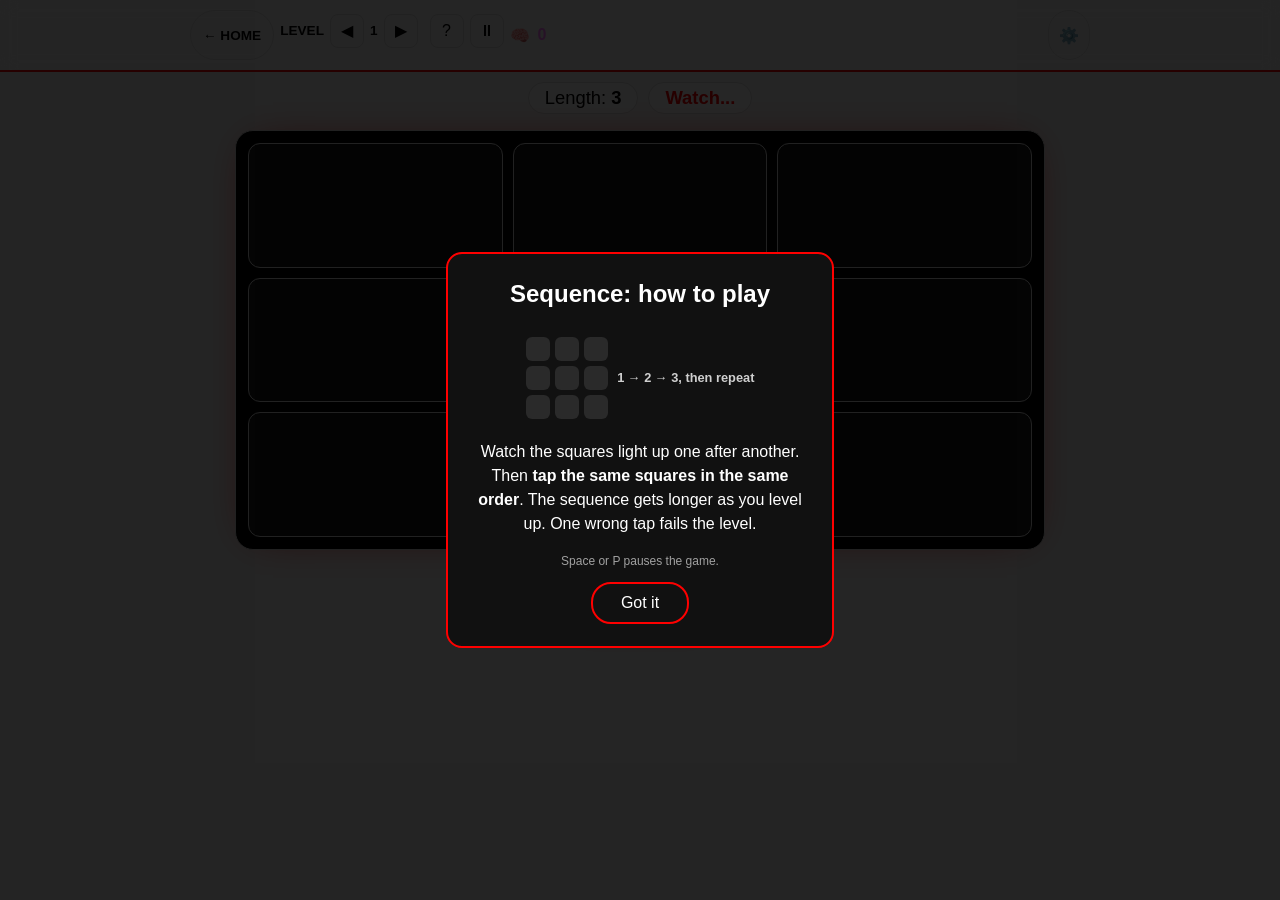
<file: sequence.html>
<!DOCTYPE html>
<html lang="en">
<head>
    <meta charset="UTF-8">
    <meta name="viewport" content="width=device-width, initial-scale=1.0">
    <link rel="icon" type="image/png" href="sequence.png">
    <title>Sequence | NyxApse</title>
    <script src="js/theme.js?v=1.0.0"></script>
    <script src="js/game.js?v=1.0.0"></script>
    <script src="js/shell.js?v=1.0.0"></script>
    <script src="js/config.js?v=1.0.0"></script>
    <script src="js/avatars.js?v=1.0.0"></script>
    <script src="js/namefilter.js?v=1.0.0"></script>
    <script src="js/leaderboard.js?v=1.0.0"></script>
    <link rel="stylesheet" href="css/sequence.css?v=1.0.0">
    <link rel="stylesheet" href="css/ui.css?v=1.0.0">
    <link rel="stylesheet" href="css/shell.css?v=1.0.0">
</head>
<body>
    <header>
        <a href="index.html" style="text-decoration:none; color:var(--text); font-weight:bold;">&larr; HOME</a>
        <div style="font-weight:bold;">LEVEL <span id="lvl-display">1</span></div>
        <div class="brain-wrap"><span>🧠</span> <span id="total-brains">0</span></div>
    </header>
    <div id="stats">
        <div>Length: <b><span id="len">3</span></b></div>
        <div id="status">Watch...</div>
    </div>
    <div id="game-container">
        <div id="grid"></div>
        <div id="btn-container"></div>
    </div>
    <button id="start-btn" class="game-btn" onclick="game.start()">START</button>
    <script src="js/sequence.js?v=1.0.0"></script>
</body>
</html>
</file>
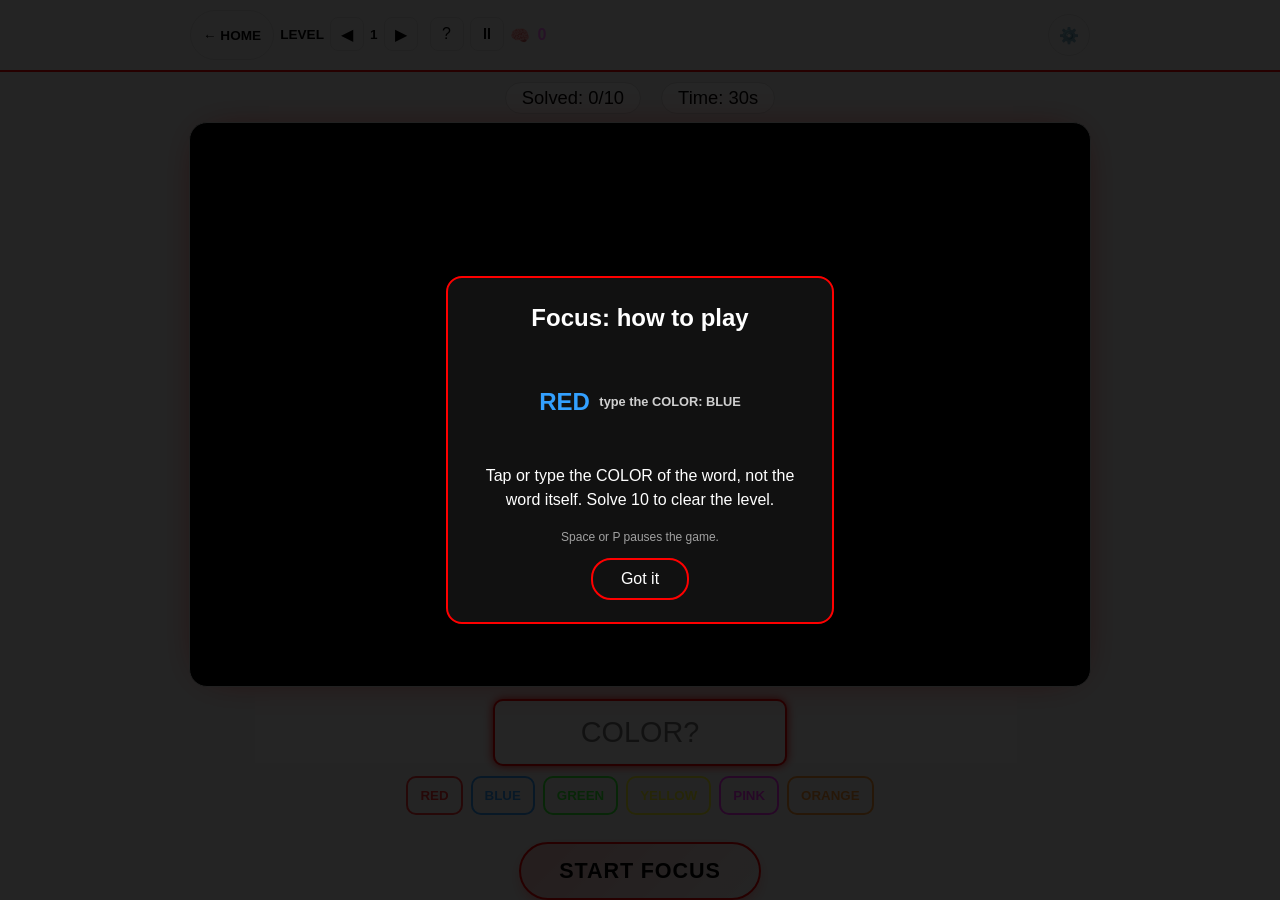
<file: stroop.html>
<!DOCTYPE html>
<html lang="en">
<head>
    <meta charset="UTF-8">
    <meta name="viewport" content="width=device-width, initial-scale=1.0, interactive-widget=resizes-content">
    <link rel="icon" type="image/png" href="Focus.png">
    <title>Focus Train | NyxApse</title>
    <script src="js/theme.js?v=1.0.0"></script>
    <script src="js/game.js?v=1.0.0"></script>
    <script src="js/shell.js?v=1.0.0"></script>
    <script src="js/config.js?v=1.0.0"></script>
    <script src="js/avatars.js?v=1.0.0"></script>
    <script src="js/namefilter.js?v=1.0.0"></script>
    <script src="js/leaderboard.js?v=1.0.0"></script>
    <link rel="stylesheet" href="css/stroop.css?v=1.0.0">
    <link rel="stylesheet" href="css/ui.css?v=1.0.0">
    <link rel="stylesheet" href="css/shell.css?v=1.0.0">
</head>
<body>
    <header>
        <a href="index.html" style="text-decoration:none; color:var(--text); font-weight:bold;">← HOME</a>
        <div style="font-weight:bold;">LEVEL <span id="lvl-display">1</span></div>
        <div class="brain-wrap"><span>🧠</span> <span id="total-brains">0</span></div>
    </header>
    
    <div style="display:flex; gap:20px; margin-top:10px; font-size:1.2rem;">
        <div>Solved: <span id="count">0</span>/10</div>
        <div>Time: <span id="time">30</span>s</div>
    </div>

    <div id="game-container"><div id="btn-container"></div></div>

    <div id="input-area">
        <input type="text" id="ans" placeholder="COLOR?" autocomplete="off">
    </div>

    <button id="start-btn" class="game-btn" onclick="game.start()">START FOCUS</button>

    <script src="js/stroop.js?v=1.0.0"></script>
</body>
</html>
</file>
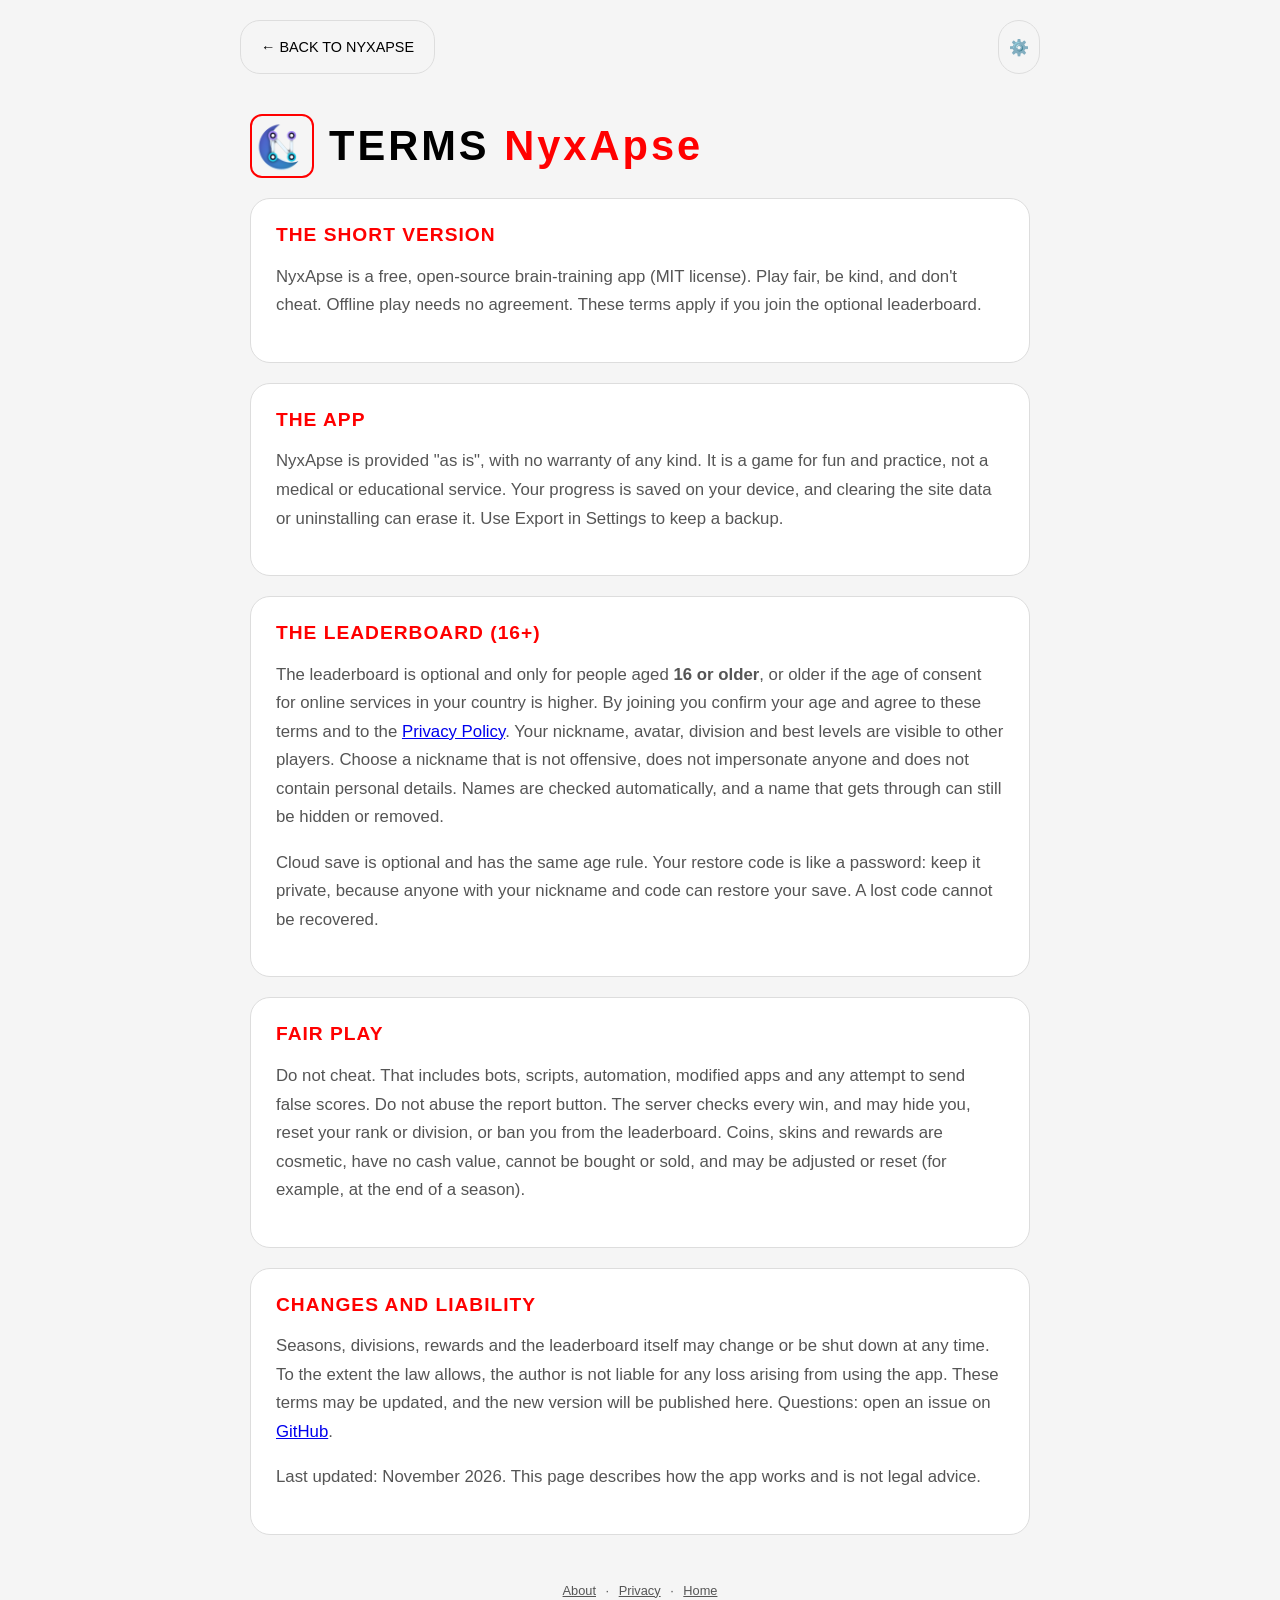
<file: terms.html>
<!DOCTYPE html>
<html lang="en">
<head>
    <meta charset="UTF-8">
    <meta name="viewport" content="width=device-width, initial-scale=1.0">
    <title>NyxApse - Terms</title>
    <script src="js/theme.js?v=1.0.0"></script>
    <script src="js/game.js?v=1.0.0"></script>
    <script src="js/shell.js?v=1.0.0"></script>
    <script src="js/config.js?v=1.0.0"></script>
    <script src="js/avatars.js?v=1.0.0"></script>
    <script src="js/namefilter.js?v=1.0.0"></script>
    <script src="js/leaderboard.js?v=1.0.0"></script>
    <link rel="icon" type="image/png" href="icon.png">
    <link rel="stylesheet" href="css/about.css?v=1.0.0">
    <link rel="stylesheet" href="css/ui.css?v=1.0.0">
    <link rel="stylesheet" href="css/shell.css?v=1.0.0">
</head>
<body>

    <header>
        <a href="index.html" class="back-btn">← BACK TO NYXAPSE</a>
    </header>

    <div class="content-wrap">
        <div class="title-area">
            <img src="logo.png" alt="Logo" class="about-logo">
            <h1>TERMS <span>NyxApse</span></h1>
        </div>

        <div class="section">
            <h2>THE SHORT VERSION</h2>
            <p>NyxApse is a free, open-source brain-training app (MIT license). Play fair, be kind, and don't cheat. Offline play needs no agreement. These terms apply if you join the optional leaderboard.</p>
        </div>

        <div class="section">
            <h2>THE APP</h2>
            <p>NyxApse is provided "as is", with no warranty of any kind. It is a game for fun and practice, not a medical or educational service. Your progress is saved on your device, and clearing the site data or uninstalling can erase it. Use Export in Settings to keep a backup.</p>
        </div>

        <div class="section">
            <h2>THE LEADERBOARD (16+)</h2>
            <p>The leaderboard is optional and only for people aged <b>16 or older</b>, or older if the age of consent for online services in your country is higher. By joining you confirm your age and agree to these terms and to the <a href="privacy.html">Privacy Policy</a>. Your nickname, avatar, division and best levels are visible to other players. Choose a nickname that is not offensive, does not impersonate anyone and does not contain personal details. Names are checked automatically, and a name that gets through can still be hidden or removed.</p>
            <p>Cloud save is optional and has the same age rule. Your restore code is like a password: keep it private, because anyone with your nickname and code can restore your save. A lost code cannot be recovered.</p>
        </div>

        <div class="section">
            <h2>FAIR PLAY</h2>
            <p>Do not cheat. That includes bots, scripts, automation, modified apps and any attempt to send false scores. Do not abuse the report button. The server checks every win, and may hide you, reset your rank or division, or ban you from the leaderboard. Coins, skins and rewards are cosmetic, have no cash value, cannot be bought or sold, and may be adjusted or reset (for example, at the end of a season).</p>
        </div>

        <div class="section">
            <h2>CHANGES AND LIABILITY</h2>
            <p>Seasons, divisions, rewards and the leaderboard itself may change or be shut down at any time. To the extent the law allows, the author is not liable for any loss arising from using the app. These terms may be updated, and the new version will be published here. Questions: open an issue on <a href="https://github.com/Shadowed-Monarch/NyxApse">GitHub</a>.</p>
            <p>Last updated: November 2026. This page describes how the app works and is not legal advice.</p>
        </div>

        <div class="footer">
            <a href="about.html" style="color:var(--subtext)">About</a> · <a href="privacy.html" style="color:var(--subtext)">Privacy</a> · <a href="index.html" style="color:var(--subtext)">Home</a>
        </div>
    </div>

    
</body>
</html>
</file>
<file: css/index.css>
/* index.css - styles for the home screen */
@property --accent { syntax: '<color>'; initial-value: #ff0000; inherits: true; }

:root[data-theme="dark"] {
    --bg: #050505; --card: #111; --text: #ffffff;
    --subtext: #666; --border: #333; --overlay: rgba(0,0,0,0.95);
    --shadow-color: var(--accent);
}

:root[data-theme="light"] {
    --bg: #f5f5f5; --card: #ffffff; --text: #000000;
    --subtext: #555; --border: #ddd; --overlay: rgba(255,255,255,0.95);
    --shadow-color: transparent;
}

@keyframes rainbow-loop {
    0% { --accent: #ff0000; } 20% { --accent: #ffcc00; } 40% { --accent: #00ff00; }
    60% { --accent: #00ffff; } 80% { --accent: #9900ff; } 100% { --accent: #ff0000; }
}

.rainbow-active { animation: rainbow-loop 5s infinite linear !important; }

/* VISUAL NOISE (KEEPING GRAIN, REMOVED SCANLINES) */
.noise-overlay {
    position: fixed; top: 0; left: 0; width: 100%; height: 100%;
    pointer-events: none; z-index: 9999; opacity: 0.05;
    background: url("data:image/svg+xml,%3Csvg xmlns='http://www.w3.org/2000/svg' width='200' height='200'%3E%3Cfilter id='n'%3E%3CfeTurbulence type='fractalNoise' baseFrequency='.8' numOctaves='3'/%3E%3C/filter%3E%3Crect width='100%25' height='100%25' filter='url(%23n)'/%3E%3C/svg%3E");
    filter: contrast(170%) brightness(1000%);
}

body {
    background: var(--bg); color: var(--text);
    font-family: 'Segoe UI', sans-serif; margin: 0;
    display: flex; flex-direction: column; align-items: center; min-height: 100vh;
}

header {
    width: 100%; max-width: 1000px; padding: 20px;
    display: flex; justify-content: space-between; align-items: center; box-sizing: border-box;
}

.logo-area { display: flex; align-items: center; font-size: 1.5rem; font-weight: bold; letter-spacing: 1px; gap: 10px; }
.site-logo { height: 40px; width: auto; }

.hero { text-align: center; margin: 20px 0 20px 0; }
.hero h1 { font-size: 3rem; margin: 0; letter-spacing: 4px; font-weight: 900; text-shadow: 0 0 15px var(--shadow-color); }
.hero p { color: var(--subtext); letter-spacing: 2px; margin-top: 5px; text-transform: uppercase; font-size: 0.9rem; }
.dev-credit { font-size: 0.7rem; color: var(--subtext); margin-top: 10px; letter-spacing: 1px; text-transform: uppercase; }

.brain-display {
    background: rgba(255, 119, 255, 0.1); padding: 8px 15px; border-radius: 12px;
    color: #ff77ff; font-weight: bold; border: 2px solid #ff77ff;
    display: flex; align-items: center; gap: 10px;
}

.rank-container {
    width: 90%; max-width: 500px; background: var(--card);
    padding: 20px; border-radius: 20px; margin: 20px 0;
    border: 1px solid var(--border); text-align: center;
}
.progress-bar { width: 100%; height: 10px; background: var(--border); border-radius: 5px; margin-top: 15px; overflow: hidden; }
#rank-progress { height: 100%; background: var(--accent); width: 0%; transition: width 0.5s ease; box-shadow: 0 0 10px var(--shadow-color); }

.section-label {
    width: 90%; max-width: 800px; text-align: left; 
    margin: 20px 0 10px 0; color: var(--subtext); 
    font-size: 0.8rem; font-weight: bold; letter-spacing: 1px;
}

.game-grid {
    display: grid;
    grid-template-columns: repeat(auto-fit, minmax(140px, 1fr));
    gap: 20px; width: 90%; max-width: 800px; margin-bottom: 40px;
}

.game-card {
    background: var(--card); padding: 20px; border-radius: 15px;
    text-align: center; border: 2px solid var(--border); text-decoration: none;
    color: var(--text); transition: 0.3s; display: flex; flex-direction: column; align-items: center;
}
.game-card:hover { border-color: var(--accent); transform: translateY(-5px); box-shadow: 0 0 15px var(--shadow-color); }
.game-card img { width: 58px; height: 58px; margin-bottom: 8px; object-fit: contain; background: none; }   /* the pictures are transparent, so they sit on the card in any theme */
:root[data-theme="light"] .game-card img { filter: drop-shadow(0 0 1px rgba(0, 0, 0, .35)); }   /* keeps white parts readable on the light card */

#shop-overlay { position: fixed; inset: 0; background: var(--overlay); display: none; flex-direction: column; align-items: center; justify-content: center; z-index: 1000; }
.shop-grid { display: grid; grid-template-columns: repeat(4, 1fr); gap: 15px; margin-bottom: 30px; }
.shop-item { width: 60px; height: 60px; border-radius: 50%; cursor: pointer; border: 3px solid transparent; display: flex; align-items: center; justify-content: center; }
.shop-item.selected { border-color: var(--text); box-shadow: 0 0 15px var(--text); }

.header-btn { background:none; border:1px solid var(--border); color:var(--text); cursor:pointer; padding:5px 12px; border-radius:15px; font-size: 1.1rem; transition: 0.2s; }
.header-btn:hover { border-color: var(--accent); }

/* streak calendar */
#bt-cal { width: 90%; max-width: 420px; background: var(--card); border: 1px solid var(--border); border-radius: 20px; padding: 16px; margin-bottom: 10px; box-sizing: border-box; }
.cal-head { display: flex; align-items: center; justify-content: space-between; margin-bottom: 10px; }
.cal-grid { display: grid; grid-template-columns: repeat(7, 1fr); gap: 6px; text-align: center; font-size: .85rem; }
.cal-dow { color: var(--subtext); font-size: .7rem; }
.cal-day { position: relative; padding: 8px 0; border-radius: 10px; border: 1px solid transparent; color: var(--subtext); }
.cal-day.on { background: var(--accent); color: #000; font-weight: bold; }
.cal-day.today { border-color: var(--text); }
.cal-day i { position: absolute; top: -6px; right: -2px; font-size: .6rem; font-style: normal; }
.cal-foot { margin-top: 12px; font-size: .8rem; color: var(--subtext); text-align: center; }
</file>
<file: css/ui.css>
/* ui.css - shared responsive UI polish for every NyxApse page (loads last, overrides page styles) */
:root { --gh: clamp(260px, calc(var(--vvh, 100dvh) - 230px), 700px); }
* { -webkit-tap-highlight-color: transparent; }
button, a, input { touch-action: manipulation; }
::selection { background: var(--accent); color: #000; }
:focus-visible { outline: 3px solid var(--accent); outline-offset: 3px; }

/* ---------- Buttons ---------- */
.game-btn {
  min-height: 52px; padding: 14px 38px !important; font-weight: 700; letter-spacing: .04em;
  font-size: clamp(1.05rem, 2.6vw, 1.35rem) !important; border-radius: 999px !important;
  margin-top: clamp(12px, 3vh, 28px) !important; border: 2px solid var(--accent) !important;
  background: linear-gradient(135deg, color-mix(in srgb, var(--accent) 20%, var(--bg)), var(--bg)) !important;
  box-shadow: 0 6px 20px -10px var(--accent); transition: transform .15s, box-shadow .2s;
}
.game-btn:hover { background: var(--accent) !important; color: #000 !important; transform: translateY(-2px); box-shadow: 0 10px 26px -8px var(--accent); }
.game-btn:active { transform: scale(.96); }
.header-btn { min-width: 42px; min-height: 42px; display: inline-flex; align-items: center; justify-content: center; border-radius: 999px !important; transition: .2s; }
.header-btn:hover { background: var(--accent) !important; color: #000 !important; transform: translateY(-1px); }
body > header > a:first-child:not(.back-btn) { border: 1px solid var(--border); padding: 7px 16px; border-radius: 999px; transition: .2s; }
body > header > a:first-child:not(.back-btn):hover { border-color: var(--accent); background: var(--accent); color: #000 !important; }
header button { min-width: 34px; min-height: 34px; }

/* ---------- Game pages ---------- */
body:has(#game-container) { height: var(--vvh, 100dvh) !important; }
body:has(#game-container) > header { position: sticky; top: 0; z-index: 60; backdrop-filter: blur(8px); padding-inline: max(20px, calc((100vw - 900px) / 2)) !important; }
#game-container { height: var(--gh) !important; max-width: 900px !important; border-radius: 18px !important; box-shadow: 0 0 40px -18px var(--accent); }
body:has(#input-area) { --gh: clamp(240px, calc(var(--vvh, 100dvh) - 330px), 640px); }
body:has(#ans[inputmode]) { --gh: clamp(200px, calc(var(--vvh, 100dvh) - 430px), 600px); }
body:has(#main-start-btn):not(:has(#stats-bar)) #game-container {
  --ms: clamp(220px, min(92vw, calc(var(--vvh, 100dvh) - 250px)), 520px);
  width: var(--ms) !important; height: var(--ms) !important; max-width: none !important; max-height: none !important;
}
body > div[style*="font-size:1.2rem"]:has(> div) { display: flex !important; justify-content: center; }
#stats, #stats-bar, body > div[style*="font-size:1.2rem"] { gap: 10px; margin-top: 10px !important; font-size: clamp(.95rem, 2.4vw, 1.15rem) !important; }
#stats > div, #stats-bar > div, body > div[style*="font-size:1.2rem"] > div { background: var(--panel, transparent); border: 1px solid var(--border); border-radius: 999px; padding: 4px 16px; }
#input-area { margin-top: 12px !important; }
#ans { width: min(80vw, 260px) !important; transition: box-shadow .2s; }
#ans:focus { box-shadow: 0 0 18px var(--accent); }
#btn-container h1 { font-size: clamp(1.5rem, 5vw, 2.4rem) !important; max-width: 90%; }
@media (max-height: 560px) {
  body:has(#game-container) { --gh: clamp(150px, calc(var(--vvh, 100dvh) - 190px), 400px) !important; }
  body:has(#input-area) { --gh: clamp(120px, calc(var(--vvh, 100dvh) - 250px), 360px) !important; }
}

/* ---------- Home page ---------- */
.hero h1 { font-size: clamp(2rem, 7vw, 3.6rem) !important; }
header .logo-area { font-size: clamp(1.1rem, 4vw, 1.6rem); }
body > header:not(:has(.back-btn)) > div:last-child { flex-wrap: wrap; justify-content: flex-end; }
#vol { width: clamp(50px, 14vw, 90px) !important; }
.rank-container { max-width: 560px; border-radius: 22px; }
.game-grid { grid-template-columns: repeat(2, 1fr); gap: clamp(12px, 3vw, 24px); }
.game-card { border-radius: 20px; padding: clamp(16px, 3vw, 30px) 16px; }
.game-card h3 { margin: 6px 0 0; letter-spacing: .08em; }
@media (min-width: 760px) {
  .game-grid { grid-template-columns: repeat(3, 1fr); max-width: 900px; }
  .game-card img { width: 68px; height: 68px; }
}
@media (min-width: 1100px) { .game-grid { max-width: 1000px; gap: 28px; } }
#shop-overlay { overflow: auto; padding: 20px; box-sizing: border-box; justify-content: safe center !important; }
.shop-grid { grid-template-columns: repeat(4, auto) !important; }
.shop-item { width: clamp(52px, 16vw, 76px) !important; height: clamp(52px, 16vw, 76px) !important; transition: transform .15s; }
.shop-item:hover { transform: scale(1.1); }
@media (min-width: 640px) { .shop-grid { grid-template-columns: repeat(5, auto) !important; } }

/* ---------- About page ---------- */
.content-wrap { max-width: 780px !important; }
.section { transition: border-color .2s; }
.section:hover { border-color: var(--accent); }
.section p, .section li { line-height: 1.7; font-size: clamp(.95rem, 2.2vw, 1.05rem); }
h1 { font-size: clamp(1.7rem, 6vw, 2.6rem) !important; }

/* ---------- Small-screen fixes ---------- */
.rank-container { box-sizing: border-box; }
.header-btn { padding: 0 10px !important; font-size: 1rem !important; }
body > header:not(:has(.back-btn)) > div:last-child { gap: 8px !important; }
@media (max-width: 480px) { #vol { display: none; } }

/* ---------- Game header on phones ---------- */
body:has(#game-container) > header { gap: 6px; }
body:has(#game-container) > header > * { flex-shrink: 0; }
body:has(#game-container) > header > div:nth-child(2) { display: flex; align-items: center; justify-content: center; flex-wrap: wrap; row-gap: 2px; font-size: .85rem; }
body:has(#game-container) > header > div:nth-child(2) small { flex-basis: 100%; }
body > header > a:first-child:not(.back-btn) { white-space: nowrap; padding: 6px 12px; font-size: .85rem; }
@media (max-width: 480px) { body:has(#game-container) > header { padding-inline: 12px !important; } header button { min-width: 30px; min-height: 30px; } }

/* ---------- Narrow phones: header on two rows so nothing is cut off ---------- */
html, body { max-width: 100vw; }
@media (max-width: 520px) {
  body:has(#game-container) > header { flex-wrap: wrap; justify-content: space-between; row-gap: 6px; padding-block: 8px !important; }
  body:has(#game-container) > header > div:nth-child(2) { order: 3; flex-basis: 100%; }
  body:has(#game-container) { --gh: clamp(240px, calc(var(--vvh, 100dvh) - 280px), 640px); }
  body:has(#input-area) { --gh: clamp(220px, calc(var(--vvh, 100dvh) - 380px), 600px); }
  body:has(#ans[inputmode]) { --gh: clamp(180px, calc(var(--vvh, 100dvh) - 480px), 560px); }
  body:has(#main-start-btn):not(:has(#stats-bar)) #game-container { --ms: clamp(220px, min(92vw, calc(var(--vvh, 100dvh) - 300px)), 520px); }
}

/* ---------- Bubbles stay inside the box; stat chips wrap ---------- */
.bubble { box-sizing: border-box; }
#stats { flex-wrap: wrap; justify-content: center; }

/* ---------- Keyboard open (class "kb" is set by game.js from the visible height) ---------- */
html.kb body:has(#game-container) > header > div:nth-child(2) { display: none; }
html.kb body:has(#game-container) > header { padding-block: 4px !important; }
html.kb body:has(#input-area) { --gh: clamp(110px, calc(var(--vvh) - 215px), 420px) !important; }

/* ---------- Answer-box pages (Math, Focus): layout always fits above the keyboard ---------- */
html:has(#input-area) { overflow: hidden; }
body:has(#input-area) { position: fixed; top: var(--vvt, 0px); left: 0; width: 100%; height: var(--vvh, 100dvh) !important; }
body:has(#input-area) #game-container { flex: 1 1 0; height: auto !important; min-height: 80px; margin-top: 8px !important; }
html.kb body:has(#input-area) #stats, html.kb body:has(#input-area) > div[style*="font-size:1.2rem"] { margin-top: 4px !important; }
html.kb body:has(#input-area) #input-area { margin-top: 6px !important; margin-bottom: 6px; }
html.kb #ans { padding: 8px !important; font-size: 1.3rem !important; }

/* ---- Performance: keep game areas isolated so the browser repaints less ---- */
#game-container { contain: layout paint; touch-action: manipulation; user-select: none; -webkit-user-select: none; -webkit-tap-highlight-color: transparent; }
body { overscroll-behavior: none; }
</file>
<file: css/shell.css>
/* shell.css - settings, profile, menu dock and the minimal look (shared by every page) */
.bt-modal { position: fixed; inset: 0; z-index: 99990; background: rgba(0, 0, 0, .72); display: flex; align-items: center; justify-content: center; padding: 14px; box-sizing: border-box; }
.bt-card { background: var(--panel, #111); color: var(--text, #fff); border: 1px solid var(--border, #333); border-radius: 20px; width: 100%; max-width: 480px; max-height: 92dvh; overflow-y: auto; padding: 18px 18px 22px; box-sizing: border-box; font-family: 'Segoe UI', sans-serif; }
.bt-head { display: flex; align-items: center; justify-content: space-between; margin-bottom: 8px; }
.bt-head h2 { margin: 0; font-size: 1.25rem; }
.bt-x { background: none; border: 1px solid var(--border); color: var(--text); width: 36px; height: 36px; border-radius: 50%; cursor: pointer; font-size: 1rem; }
.bt-card h3 { margin: 18px 0 6px; font-size: .85rem; letter-spacing: .08em; text-transform: uppercase; color: var(--accent); }
.bt-card .row { display: flex; align-items: center; justify-content: space-between; gap: 12px; padding: 8px 0; border-bottom: 1px solid var(--border); font-size: .95rem; }
.bt-card .row small, .hint { color: var(--subtext); font-size: .8rem; }
.hint { line-height: 1.5; margin: 6px 0; }
.hint a { color: var(--accent); }
.seg { display: flex; border: 1px solid var(--border); border-radius: 999px; overflow: hidden; flex-wrap: nowrap; }
.seg button { background: transparent; color: var(--text); border: 0; padding: 7px 12px; cursor: pointer; font-size: .85rem; }
.seg button.on { background: var(--accent); color: #000; font-weight: 700; }
input.sw { appearance: none; -webkit-appearance: none; width: 46px; height: 26px; border-radius: 999px; background: var(--border); position: relative; cursor: pointer; flex-shrink: 0; transition: background .2s; }
input.sw::after { content: ''; position: absolute; top: 3px; left: 3px; width: 20px; height: 20px; border-radius: 50%; background: #fff; transition: transform .2s; }
input.sw:checked { background: var(--accent); }
input.sw:checked::after { transform: translateX(20px); }
.bt-card input[type=range] { accent-color: var(--accent); width: 150px; }
.rng { display: flex; align-items: center; gap: 8px; } .tv { min-width: 52px; text-align: right; font-size: .8rem; }
.bt-btns { display: flex; gap: 10px; flex-wrap: wrap; margin-top: 10px; }
.bt-btn { background: transparent; color: var(--text); border: 1px solid var(--border); border-radius: 999px; padding: 10px 16px; cursor: pointer; font-size: .9rem; margin-top: 8px; }
.bt-btn.pri { background: var(--accent); color: #000; border-color: var(--accent); font-weight: 700; }
.bt-btn:hover { border-color: var(--accent); }
.bt-in { width: 100%; box-sizing: border-box; padding: 12px; font-size: 1rem; border-radius: 12px; border: 2px solid var(--border); background: var(--bg); color: var(--text); margin: 8px 0; }
.bt-in:focus { border-color: var(--accent); outline: none; }
.av-grid { display: grid; grid-template-columns: repeat(6, 1fr); gap: 8px; margin: 8px 0; }
.av { font-size: 1.5rem; padding: 8px 0; border-radius: 12px; border: 2px solid var(--border); background: transparent; cursor: pointer; }
.av.on { border-color: var(--accent); background: rgba(255, 255, 255, .08); }
.err { color: #ff6b6b; font-size: .85rem; min-height: 1.2em; margin: 4px 0; }
.pf-top { display: flex; align-items: center; gap: 14px; margin: 10px 0; }
.pf-av { font-size: 2.6rem; width: 70px; height: 70px; display: flex; align-items: center; justify-content: center; border-radius: 50%; border: 3px solid var(--accent); }
.pf-nm { font-size: 1.2rem; }
.stat-grid { display: grid; grid-template-columns: repeat(3, 1fr); gap: 8px; margin: 10px 0; }
.stat-grid div { border: 1px solid var(--border); border-radius: 12px; padding: 8px 4px; text-align: center; font-size: .7rem; color: var(--subtext); }
.stat-grid b { display: block; font-size: 1.05rem; color: var(--text); }
.lv-grid { display: flex; flex-wrap: wrap; gap: 6px; font-size: .75rem; color: var(--subtext); } .lv-grid span { border: 1px solid var(--border); border-radius: 999px; padding: 3px 9px; }
#pf-name { max-width: 90px; overflow: hidden; text-overflow: ellipsis; white-space: nowrap; display: inline-block; vertical-align: bottom; }
/* the name follows your skin colour (including rainbow) */
.hero h1 { color: var(--accent) !important; }
/* looks */
html.bt-noglow *, html.bt-noglow *::before, html.bt-noglow *::after { text-shadow: none !important; box-shadow: none !important; }
html.bt-nograin .noise-overlay { display: none !important; }
html.bt-min .game-card, html.bt-min .rank-container, html.bt-min .section, html.bt-min #bt-cal { background: transparent !important; border-radius: 12px !important; }
html.bt-min .game-card:hover { transform: none !important; }
html.bt-min .hero h1 { letter-spacing: 2px !important; }
html.bt-min #dock, html.bt-min .bt-card { backdrop-filter: none; }
html.bt-big { font-size: 112%; }
html.bt-compact .game-card { padding: 10px !important; } html.bt-compact .hero { margin: 6px 0 !important; } html.bt-compact .rank-container { margin: 10px 0 !important; padding: 12px !important; }

/* ---------- left menu: a slide-in drawer on phones, a fixed side rail on desktop ---------- */
#dock { position: fixed; top: 0; left: 0; bottom: 0; width: 240px; z-index: 600; display: flex; flex-direction: column; gap: 4px; padding: 18px 12px; box-sizing: border-box; overflow-y: auto; background: var(--card, #111); border-right: 1px solid var(--border); transform: translateX(-104%); transition: transform .25s ease; }
#dock .dock-brand { font-weight: 800; letter-spacing: .2em; text-transform: uppercase; font-size: .9rem; padding: 6px 12px 14px; color: var(--accent); }
#dock button { display: flex; align-items: center; gap: 14px; width: 100%; padding: 12px 14px; border-radius: 12px; border: 0; background: transparent; color: var(--text); font-size: 1rem; text-align: left; cursor: pointer; }
#dock button span { font-size: 1.3rem; width: 1.6rem; text-align: center; }
#dock button:hover, #dock button:active { background: var(--accent); color: #000; }
#dock-bg { position: fixed; inset: 0; z-index: 550; background: rgba(0, 0, 0, .55); display: none; }
body.menu-open #dock { transform: none; }
body.menu-open #dock-bg { display: block; }
#menu-btn { margin-right: 4px; }
@media (min-width: 900px) {
  #dock { transform: none; }
  #dock-bg, body.menu-open #dock-bg { display: none; }
  #menu-btn { display: none; }
  body:has(#dock) { padding-left: 250px; }
}
/* ---------- the glow follows the live (rainbow) colour ---------- */
html[data-theme="dark"] body { --shadow-color: var(--accent); }
/* ---------- timers ---------- */
.rng { flex-wrap: wrap; justify-content: flex-end; } .tv { flex-basis: 100%; text-align: right; min-width: 0; color: var(--subtext); }
/* ---------- MINIMAL: flat, sleek and fast. It keeps your colours. ---------- */
html.bt-min *, html.bt-min *::before, html.bt-min *::after { box-shadow: none !important; text-shadow: none !important; transition: none !important; backdrop-filter: none !important; -webkit-backdrop-filter: none !important; }
html.bt-min .noise-overlay { display: none !important; }
html.bt-min body.skin-anim, html.bt-min body.rainbow-active { animation: none !important; }
html.bt-min .game-card, html.bt-min .rank-container, html.bt-min .section, html.bt-min #bt-cal, html.bt-min .bt-card, html.bt-min #dock { background: var(--bg) !important; border: 1px solid var(--border) !important; border-radius: 8px !important; }
html.bt-min .game-btn, html.bt-min .header-btn, html.bt-min .bt-btn, html.bt-min .brain-display, html.bt-min .seg, html.bt-min .seg button, html.bt-min #game-container, html.bt-min .bt-in, html.bt-min #ans { border-radius: 8px !important; }
html.bt-min .brain-display { background: transparent !important; }
html.bt-min .game-btn { background: transparent !important; letter-spacing: .14em; font-weight: 500; }
html.bt-min .game-btn:hover { background: var(--accent) !important; color: #000 !important; }
html.bt-min .hero h1 { font-weight: 300 !important; letter-spacing: .3em !important; font-size: clamp(1.6rem, 6vw, 2.6rem) !important; }
html.bt-min .game-card h3 { font-weight: 500; letter-spacing: .18em; font-size: .8rem; }
html.bt-min .game-card:hover { transform: none !important; }
html.bt-min body > header { border-bottom-width: 1px !important; }
/* ---------- BLACK & WHITE: its own switch, works with either style ---------- */
html.bt-mono { filter: grayscale(1); }
html.bt-mono.bt-colors { filter: none; }                       /* the Focus game needs real colours */
html.bt-mono, html.bt-mono body { --accent: #ffffff !important; }
html.bt-mono body.skin-anim, html.bt-mono body.rainbow-active { animation: none !important; }
html.bt-mono[data-theme="dark"] { --bg: #000; --card: #000; --panel: #000; --text: #f2f2f2; --subtext: #8c8c8c; --border: #2b2b2b; --brain: #f2f2f2; --overlay: rgba(0, 0, 0, .94); }
html.bt-mono[data-theme="light"] { --bg: #fff; --card: #fff; --panel: #fff; --text: #0a0a0a; --subtext: #6b6b6b; --border: #d8d8d8; --brain: #0a0a0a; --overlay: rgba(255, 255, 255, .95); }
html.bt-mono[data-theme="light"], html.bt-mono[data-theme="light"] body { --accent: #000000 !important; }
html.bt-mono .brain-display { background: transparent !important; border: 1px solid var(--border) !important; color: var(--text) !important; }
html.bt-mono .game-btn:hover, html.bt-mono .header-btn:hover, html.bt-mono .bt-btn:hover, html.bt-mono #dock button:hover, html.bt-mono .bt-btn.pri, html.bt-mono .seg button.on { background: var(--text) !important; color: var(--bg) !important; border-color: var(--text) !important; }
html.bt-mono .cal-day.on { background: var(--text) !important; color: var(--bg) !important; }

/* ---------- skin shop ---------- */
.shop-grid { grid-template-columns: repeat(5, auto) !important; gap: 12px !important; margin-bottom: 14px !important; }
@media (min-width: 900px) { .shop-grid { grid-template-columns: repeat(7, auto) !important; } }
.shop-item { padding: 0; position: relative; }
.shop-item .price { position: absolute; bottom: -2px; left: 50%; transform: translateX(-50%); background: rgba(0, 0, 0, .78); color: #ffcc00; font-size: 10px; font-weight: 700; padding: 1px 6px; border-radius: 999px; white-space: nowrap; }
.shop-item.previewing { border-color: var(--text) !important; transform: scale(1.12); }
.shop-info { display: flex; align-items: center; justify-content: space-between; gap: 12px; width: min(92vw, 420px); min-height: 56px; margin-bottom: 18px; padding: 10px 14px; border: 1px solid var(--border); border-radius: 14px; color: var(--text); box-sizing: border-box; }
.shop-info small, .shop-info .hint { color: var(--subtext); } .shop-info .ok { color: #3ef0b0; font-weight: 700; } .skin-act { display: flex; gap: 8px; align-items: center; } .skin-act .bt-btn { margin-top: 0; }
html.bt-min body.skin-anim, html.bt-min body.rainbow-active { animation: none !important; }

/* ---------- leaderboard ---------- */
.lb-body { margin: 8px 0; max-height: 46dvh; overflow-y: auto; }
.lb-row { display: flex; align-items: center; gap: 10px; padding: 8px 6px; border-bottom: 1px solid var(--border); }
.lb-row.me { background: rgba(255, 255, 255, .08); border-radius: 8px; }
.lb-row b:first-child { min-width: 44px; color: var(--subtext); } .lb-av { font-size: 1.3rem; }
.lb-nm { flex: 1; overflow: hidden; text-overflow: ellipsis; white-space: nowrap; }
select.bt-in { appearance: auto; }

/* ---------- phone polish ---------- */
@media (max-width: 520px) {
  /* home header: logo and settings on the first line, profile and scores on the second */
  body > header:not(:has(.back-btn)) { flex-wrap: wrap; align-items: center; gap: 8px; padding: 12px; }
  body > header:not(:has(.back-btn)) > div:last-child { display: contents !important; }
  body > header .logo-area { order: 1; flex: 1 1 auto; min-width: 0; }
  body > header #gear { order: 2; }
  body > header #profile-chip { order: 3; flex: 1 1 auto; min-width: 0; justify-content: flex-start; }
  body > header .brain-display { order: 4; }
}
#pf-name { max-width: 110px; }
/* bigger fingers: buttons, switches, sliders and links */
body > header > a:first-child { min-height: 36px; display: inline-flex; align-items: center; }
.seg button { min-height: 36px; padding: 8px 12px; }
.bt-card .row { flex-wrap: wrap; row-gap: 8px; min-height: 44px; }
.row .seg { flex: 1 1 200px; } .row .seg button { flex: 1 1 auto; }
input.sw { width: 52px; height: 30px; }
input.sw::after { width: 24px; height: 24px; }
input.sw:checked::after { transform: translateX(22px); }
.bt-card input[type=range] { height: 30px; }
.footer a, #bt-daily a { display: inline-block; padding: 8px 6px; }
.bt-x { width: 40px; height: 40px; }
.hint a { display: inline-block; padding: 8px 6px; }

/* ---- Colorblind-friendly mode (html.bt-cb) ---- */
.fbtn { border: 2px solid var(--c); color: var(--c); }
html.bt-cb .fbtn { border-color: var(--cb); color: var(--cb); }
html.bt-cb .fbtn::after { content: ' ' attr(data-sym); }
html.bt-cb .block.correct { background: #0072B2; box-shadow: none; }
html.bt-cb .block.wrong { background: #D55E00; box-shadow: none; }
html.bt-cb .block.correct, html.bt-cb .block.wrong { display: flex; align-items: center; justify-content: center; color: #fff; font-weight: 900; font-size: 1.8rem; }
html.bt-cb .block.correct::after { content: '✓'; }
html.bt-cb .block.wrong::after { content: '✕'; }

/* ---- Leaderboard divisions ---- */
.lb-row { cursor: pointer; }
.lb-row .zone { width: 1.4em; text-align: center; color: var(--subtext); }
.lb-row.z-up .zone { color: #2ec4b6; } .lb-row.z-down .zone { color: #ff6b6b; } .lb-row.z-crown .zone { color: #ffd700; }
.lb-row.z-up { border-left: 3px solid #2ec4b6; } .lb-row.z-down { border-left: 3px solid #ff6b6b; } .lb-row.z-crown { border-left: 3px solid #ffd700; }
.div-line { display: flex; justify-content: space-between; align-items: center; gap: 10px; padding: 8px 4px; margin: 6px 0; border-top: 1px solid var(--border); border-bottom: 1px solid var(--border); font-size: 1.05rem; }

/* ---- Menu and popup animations (gated by html.bt-anim; never applied to the games themselves) ---- */
@keyframes nx-fade { from { opacity: 0; } to { opacity: 1; } }
@keyframes nx-rise { from { opacity: 0; transform: translateY(12px); } to { opacity: 1; transform: none; } }
@keyframes nx-sheet { from { opacity: 0; transform: translateY(26px) scale(.95); } to { opacity: 1; transform: none; } }
@keyframes nx-bounce { 0% { opacity: 0; transform: scale(.6); } 60% { transform: scale(1.08); } 100% { opacity: 1; transform: none; } }
@keyframes nx-glow { 0%, 100% { filter: drop-shadow(0 0 2px #ff7a18); } 50% { filter: drop-shadow(0 0 8px #ffd000); } }
.sup { font-size: .75em; vertical-align: super; margin-left: 1px; font-weight: bold; }
html.bt-anim body > header, html.bt-anim .title-area { animation: nx-fade .4s ease both; }
html.bt-anim .bt-modal, html.bt-anim .bt-help { animation: nx-fade .2s ease both; }
html.bt-anim .bt-modal > .bt-card, html.bt-anim .bt-help-box { animation: nx-sheet .32s cubic-bezier(.2, .9, .3, 1.1) both; }
html.bt-anim .bt-card > *:nth-child(2) { animation: nx-rise .35s ease both; animation-delay: 60ms; }
html.bt-anim .bt-card > *:nth-child(3) { animation: nx-rise .35s ease both; animation-delay: 90ms; }
html.bt-anim .bt-card > *:nth-child(4) { animation: nx-rise .35s ease both; animation-delay: 120ms; }
html.bt-anim .bt-card > *:nth-child(5) { animation: nx-rise .35s ease both; animation-delay: 150ms; }
html.bt-anim .bt-card > *:nth-child(6) { animation: nx-rise .35s ease both; animation-delay: 180ms; }
html.bt-anim .bt-card > *:nth-child(7) { animation: nx-rise .35s ease both; animation-delay: 210ms; }
html.bt-anim .bt-card > *:nth-child(8) { animation: nx-rise .35s ease both; animation-delay: 240ms; }
html.bt-anim .bt-card > *:nth-child(9) { animation: nx-rise .35s ease both; animation-delay: 270ms; }
html.bt-anim .bt-card > *:nth-child(10) { animation: nx-rise .35s ease both; animation-delay: 300ms; }
html.bt-anim .bt-card > *:nth-child(11) { animation: nx-rise .35s ease both; animation-delay: 330ms; }
html.bt-anim .bt-card > *:nth-child(12) { animation: nx-rise .35s ease both; animation-delay: 360ms; }
html.bt-anim .bt-card > *:nth-child(13) { animation: nx-rise .35s ease both; animation-delay: 390ms; }
html.bt-anim .bt-card > *:nth-child(14) { animation: nx-rise .35s ease both; animation-delay: 420ms; }
html.bt-anim .bt-card > *:nth-child(15) { animation: nx-rise .35s ease both; animation-delay: 450ms; }
html.bt-anim #btn-container > * { animation: nx-sheet .3s ease both; }
html.bt-anim #btn-container h1 { animation: nx-bounce .5s ease both; }
html.bt-anim .lb-row { animation: nx-rise .3s ease both; }
html.bt-anim #dock { transition: transform .32s cubic-bezier(.2, .9, .3, 1); }
html.bt-anim button, html.bt-anim .game-card, html.bt-anim .lb-row { transition: transform .12s ease, box-shadow .2s ease, background .2s ease, border-color .2s ease; }
html.bt-anim button:active:not(:disabled), html.bt-anim .game-card:active { transform: scale(.96); }
html.bt-anim .shield.legend { animation: nx-glow 2.4s ease-in-out infinite; }

/* ---- Page transitions (leaving and entering) ---- */
@keyframes nx-slide-in { from { opacity: 0; transform: translateX(64px); } to { opacity: 1; transform: none; } }
@keyframes nx-back-in { from { opacity: 0; transform: translateX(-64px); } to { opacity: 1; transform: none; } }
@keyframes nx-slide-out { to { opacity: 0; transform: translateX(-64px); } }
@keyframes nx-back-out { to { opacity: 0; transform: translateX(64px); } }
html.bt-anim body { animation: nx-fade .35s ease both; }
html.bt-anim[data-enter="slide"] body { animation: nx-slide-in .38s cubic-bezier(.2, .9, .3, 1) both; }
html.bt-anim[data-enter="back"] body { animation: nx-back-in .38s cubic-bezier(.2, .9, .3, 1) both; }
html.bt-anim.nx-leave-slide body { animation: nx-slide-out .23s ease both; }
html.bt-anim.nx-leave-back body { animation: nx-back-out .23s ease both; }

/* ---- Closing popups ---- */
@keyframes nx-fade-out { to { opacity: 0; } }
@keyframes nx-sheet-out { to { opacity: 0; transform: translateY(24px) scale(.95); } }
html.bt-anim .bt-modal.bt-out, html.bt-anim .bt-help.bt-out { animation: nx-fade-out .2s ease both; }
html.bt-anim .bt-modal.bt-out > .bt-card, html.bt-anim .bt-help.bt-out .bt-help-box { animation: nx-sheet-out .2s ease both; }

/* ---- Scroll reveal: each card flies in from a different direction ---- */
html.bt-anim .nx-reveal { opacity: 0; }
html.bt-anim .nx-reveal[data-fx="up"] { transform: translateY(32px); }
html.bt-anim .nx-reveal[data-fx="left"] { transform: translateX(-36px); }
html.bt-anim .nx-reveal[data-fx="right"] { transform: translateX(36px); }
html.bt-anim .nx-reveal[data-fx="zoom"] { transform: scale(.82); }
html.bt-anim .nx-reveal.nx-in { opacity: 1; transform: none; transition: opacity .55s ease, transform .55s cubic-bezier(.2, .9, .3, 1); }

/* ---- Settings tabs: each tab fits the screen, so nothing needs scrolling down ---- */
.tabs { display: flex; gap: 6px; overflow-x: auto; margin: 4px 0 10px; padding-bottom: 4px; -webkit-overflow-scrolling: touch; }
.tabs button { flex: 0 0 auto; padding: 7px 12px; border-radius: 16px; border: 1px solid var(--border); background: transparent; color: var(--text); cursor: pointer; font-size: .9rem; white-space: nowrap; }
.tabs button.on { background: var(--accent); color: #000; border-color: var(--accent); font-weight: bold; }
.tab { display: none; } .tab.on { display: block; }

/* ---- Drawn avatar icons ---- */
.avs { display: inline-block; vertical-align: middle; border-radius: 50%; }
.av-grid { max-height: 176px; overflow-y: auto; }
.av { display: inline-flex; align-items: center; justify-content: center; }

/* ---- Restore code screen ---- */
.code-box { text-align: center; padding: 12px; margin: 10px 0; border: 2px dashed var(--accent); border-radius: 14px; }
.code-box .code { font-size: 2rem; font-weight: bold; letter-spacing: .12em; font-variant-numeric: tabular-nums; margin-top: 4px; }

/* ---------- Settings: a side panel that slides in from the right ---------- */
.bt-modal.bt-side { align-items: stretch; justify-content: flex-end; padding: 0; }
.bt-modal.bt-side > .bt-card { width: min(420px, 92vw); max-width: none; height: 100%; max-height: none; border-radius: 20px 0 0 20px; border-right: 0; padding: calc(14px + env(safe-area-inset-top, 0px)) 16px calc(22px + env(safe-area-inset-bottom, 0px)); box-shadow: -8px 0 28px rgba(0, 0, 0, .45); overscroll-behavior: contain; }
.bt-side .bt-head { position: sticky; top: calc(-14px - env(safe-area-inset-top, 0px)); z-index: 3; background: var(--panel, #111); margin: calc(-14px - env(safe-area-inset-top, 0px)) -16px 0; padding: calc(14px + env(safe-area-inset-top, 0px)) 16px 8px; }
.bt-side .tabs { flex-wrap: wrap; overflow: visible; }
@keyframes nx-side { from { transform: translateX(100%); } to { transform: none; } }
@keyframes nx-side-out { to { transform: translateX(100%); } }
html.bt-anim .bt-modal.bt-side > .bt-card { animation: nx-side .28s cubic-bezier(.2, .8, .3, 1) both; }
html.bt-anim .bt-modal.bt-side.bt-out > .bt-card { animation: nx-side-out .2s ease both; }
html.bt-anim .bt-side > .bt-card > * { animation: none !important; }
@media (min-width: 900px) { .bt-modal.bt-side > .bt-card { width: 440px; } }

/* ---------- Page slide: the page behind the sliding body keeps the theme colour, and reduced motion switches it all off ---------- */
html[data-theme="dark"] { background: #050505; }
html[data-theme="light"] { background: #f5f5f5; }
html { overflow-x: hidden; }
@media (prefers-reduced-motion: reduce) { html body { animation: none !important; } }

/* ---------- Header buttons look the same on every page (Settings, Menu, Profile) ---------- */
.header-btn, #gear, #menu-btn { background: transparent; border: 1px solid var(--border); color: var(--text); cursor: pointer; font-family: inherit; }
.header-btn:hover, #gear:hover, #menu-btn:hover { border-color: var(--accent); }

/* ---------- Home quick buttons, Daily challenge and Achievements popups ---------- */
.quick-row { display: flex; flex-wrap: wrap; gap: 10px; justify-content: center; width: 92%; max-width: 760px; margin: 18px auto 6px; }
.quick-btn { background: var(--card); color: var(--text); border: 1px solid var(--border); border-radius: 999px; padding: 11px 18px; font-size: .95rem; font-weight: 600; cursor: pointer; font-family: inherit; transition: .2s; }
.quick-btn:hover { border-color: var(--accent); transform: translateY(-1px); }
.quick-btn small { margin-left: 6px; padding: 2px 8px; border-radius: 999px; background: var(--accent); color: #000; font-weight: 700; font-size: .75rem; }
.dc-list { display: flex; flex-direction: column; gap: 8px; margin: 10px 0; }
.dc-row { display: flex; align-items: center; gap: 12px; padding: 12px 14px; border: 1px solid var(--border); border-radius: 14px; color: var(--text); text-decoration: none; }
.dc-row:hover { border-color: var(--accent); }
.dc-row b { flex: 1; } .dc-row small { color: var(--subtext); }
.dc-row.done { opacity: .6; }
a.bt-btn { display: inline-block; text-decoration: none; }
.ach-grid { display: grid; grid-template-columns: repeat(auto-fill, minmax(92px, 1fr)); gap: 10px; margin-top: 10px; }
.ach { text-align: center; font-size: .72rem; line-height: 1.25; opacity: .3; padding: 8px 4px; border: 1px solid var(--border); border-radius: 12px; }
.ach.got { opacity: 1; border-color: var(--accent); }
.ach-i { font-size: 1.8rem; margin-bottom: 4px; }
</file>
<file: css/about.css>
/* about.css - styles for the About page */
@property --accent { syntax: '<color>'; initial-value: #ff0000; inherits: true; }

:root[data-theme="dark"] { 
    --bg: #050505; 
    --panel: #111; 
    --text: #fff; 
    --border: #333; 
    --subtext: #888; 
    --brain: #ff77ff; 
    --shadow-color: var(--accent);
}

:root[data-theme="light"] { 
    --bg: #f5f5f5; 
    --panel: #ffffff; 
    --text: #000; 
    --border: #ddd; 
    --subtext: #555; 
    --brain: #9900ff; 
    --shadow-color: transparent;
}

@keyframes rainbow-loop { 
    0% { --accent: #ff0000; } 
    20% { --accent: #ffcc00; } 
    40% { --accent: #00ff00; } 
    60% { --accent: #00ffff; } 
    80% { --accent: #9900ff; } 
    100% { --accent: #ff0000; } 
}

.rainbow-active { animation: rainbow-loop 5s infinite linear !important; }

body { 
    font-family: 'Segoe UI', sans-serif; 
    background: var(--bg); 
    color: var(--text); 
    margin: 0; 
    display: flex; 
    flex-direction: column; 
    align-items: center; 
    min-height: 100vh; 
    padding: 20px; 
    box-sizing: border-box; 
}

header { width: 100%; max-width: 800px; display: flex; justify-content: flex-start; margin-bottom: 40px; }

.back-btn { 
    color: var(--text); 
    text-decoration: none; 
    border: 1px solid var(--border); 
    padding: 8px 20px; 
    border-radius: 20px; 
    font-size: 0.9rem; 
    transition: 0.3s; 
}
.back-btn:hover { border-color: var(--accent); background: var(--accent); color: white; }

.content-wrap { max-width: 700px; width: 100%; }

.title-area { display: flex; align-items: center; gap: 15px; margin-bottom: 20px; }
.about-logo { 
    width: 60px; height: 60px; border-radius: 12px; 
    border: 2px solid var(--accent); 
    box-shadow: 0 0 10px var(--shadow-color); 
}

h1 { font-size: 2.5rem; letter-spacing: 3px; margin: 0; }
h1 span { color: var(--accent); }

.section { background: var(--panel); border: 1px solid var(--border); padding: 25px; border-radius: 20px; margin-bottom: 20px; }
h2 { color: var(--accent); font-size: 1.2rem; margin-top: 0; text-transform: uppercase; letter-spacing: 1px; }
p { color: var(--subtext); line-height: 1.6; }

.rank-list { list-style: none; padding: 0; }
.rank-list li { display: flex; justify-content: space-between; padding: 10px 0; border-bottom: 1px solid var(--border); }
.rank-list li:last-child { border: none; }
.rank-name { font-weight: bold; }
.rank-val { color: var(--brain); }

.tips-list { color: var(--subtext); padding-left: 20px; }
.tips-list li { margin-bottom: 10px; }

.footer { margin-top: 40px; color: var(--subtext); font-size: 0.8rem; text-align: center; }
</file>
<file: css/aim.css>
/* aim.css - styles for the Aim game */
@property --accent { syntax: '<color>'; initial-value: #f00; inherits: true; }
:root[data-theme="dark"] { --bg: #050505; --text: #fff; --border: #333; --overlay: rgba(0,0,0,0.9); }
:root[data-theme="light"] { --bg: #f5f5f5; --text: #000; --border: #ddd; --overlay: rgba(255,255,255,0.9); }
body { font-family: sans-serif; background: var(--bg); color: var(--text); margin: 0; display: flex; flex-direction: column; align-items: center; height: 100vh; overflow: hidden; }
header { width: 100%; padding: 10px 20px; display: flex; justify-content: space-between; border-bottom: 2px solid var(--accent); box-sizing: border-box; }
#game-container { position: relative; width: 95%; max-width: 800px; height: 75vh; margin-top: 20px; border: 1px solid var(--border); border-radius: 15px; overflow: hidden; background: #000; cursor: crosshair; touch-action: none; }
.bubble { position: absolute; border-radius: 50%; border: 3px solid var(--accent); background: rgba(255,255,255,.12); background: color-mix(in srgb, var(--accent) 25%, transparent); box-shadow: 0 0 15px var(--accent); animation-timing-function: linear; z-index: 50; }
@keyframes drift { from { top: 0; } to { top: calc(100% - var(--sz, 60px)); } }
.game-btn { padding: 15px 40px; font-size: 1.5rem; background: var(--bg); color: var(--text); border: 2px solid var(--accent); border-radius: 30px; cursor: pointer; margin-top: 30px; }
#btn-container { position: absolute; inset: 0; display: none; flex-direction: column; align-items: center; justify-content: center; background: var(--overlay); z-index: 100; text-align: center; }
</file>
<file: css/avoid.css>
/* avoid.css - styles for the Reflex game */
@property --accent { syntax: '<color>'; initial-value: #f00; inherits: true; }
:root[data-theme="dark"] { --bg: #050505; --text: #fff; --border: #333; --overlay: rgba(0,0,0,0.9); }
:root[data-theme="light"] { --bg: #f5f5f5; --text: #000; --border: #ddd; --overlay: rgba(255,255,255,0.9); }
body { font-family: sans-serif; background: var(--bg); color: var(--text); margin: 0; display: flex; flex-direction: column; align-items: center; height: 100vh; overflow: hidden; }
header { width: 100%; padding: 10px 20px; display: flex; justify-content: space-between; border-bottom: 2px solid var(--accent); box-sizing: border-box; }
#game-container { position: relative; width: 95%; max-width: 800px; height: 75vh; margin-top: 20px; border: 1px solid var(--border); border-radius: 15px; overflow: hidden; background: #000; cursor: none; touch-action: none; }
#player { position: absolute; width: 20px; height: 20px; background: #fff; border-radius: 50%; box-shadow: 0 0 20px #fff, 0 0 40px var(--accent); pointer-events: none; z-index: 100; display: none; transform: translate(-50%, -50%); }
.bubble { position: absolute; width: 40px; height: 40px; border-radius: 50%; border: 2px solid #ff4444; background: rgba(255,0,0,0.4); pointer-events: none; }
@keyframes drift { from { top: -60px; } to { top: 100%; } }
.game-btn { padding: 15px 40px; font-size: 1.5rem; background: var(--bg); color: var(--text); border: 2px solid var(--accent); border-radius: 30px; cursor: pointer; margin-top: 30px; }
#btn-container { position: absolute; inset: 0; display: none; flex-direction: column; align-items: center; justify-content: center; background: var(--overlay); z-index: 200; text-align: center; cursor: default; }
</file>
<file: css/dots.css>
/* dots.css - styles for the Dots game */
@property --accent { syntax: '<color>'; initial-value: #f00; inherits: true; }
:root[data-theme="dark"] { --bg: #050505; --text: #fff; --border: #333; --overlay: rgba(0,0,0,0.9); --shadow-color: var(--accent); }
:root[data-theme="light"] { --bg: #f5f5f5; --text: #000; --border: #ddd; --overlay: rgba(255,255,255,0.9); --shadow-color: transparent; }
@keyframes rainbow-loop { 0%{--accent:#f00} 20%{--accent:#ff0} 40%{--accent:#0f0} 60%{--accent:#0ff} 80%{--accent:#90f} 100%{--accent:#f00} }
.rainbow-active { animation: rainbow-loop 5s infinite linear !important; }
body { font-family: sans-serif; background: var(--bg); color: var(--text); margin: 0; display: flex; flex-direction: column; align-items: center; height: 100vh; overflow: hidden; touch-action: none; }
header { width: 100%; padding: 10px 20px; display: flex; justify-content: space-between; border-bottom: 2px solid var(--accent); align-items: center; background: var(--bg); box-sizing: border-box; }
.brain-wrap { display: flex; align-items: center; gap: 8px; color: #ff77ff; font-weight: bold; }
#game-container { position: relative; width: 95%; max-width: 800px; height: 75vh; margin-top: 20px; overflow: hidden; border: 1px solid var(--border); border-radius: 10px; background: var(--bg); }
.dot { position: absolute; width: 55px; height: 55px; border-radius: 50%; background: var(--bg); border: 2px solid var(--accent); color: var(--text); display: flex; align-items: center; justify-content: center; font-weight: bold; cursor: pointer; box-shadow: 0 0 10px var(--shadow-color); user-select: none; touch-action: none; font-size: 1.2rem; }
#stats-bar { display: flex; justify-content: space-around; width: 100%; max-width: 800px; font-size: 1.2rem; margin-top: 10px; }
.game-btn { padding: 15px 40px; font-size: 1.5rem; background: var(--bg); color: var(--text); border: 2px solid var(--accent); border-radius: 30px; cursor: pointer; margin-top: 50px; }
#btn-container { position: absolute; inset: 0; display: none; flex-direction: column; align-items: center; justify-content: center; background: var(--overlay); z-index: 20; text-align: center; padding: 20px; }
</file>
<file: css/grammar.css>
/* grammar.css - styles for the Grammar game */
@property --accent { syntax: '<color>'; initial-value: #f00; inherits: true; }
:root[data-theme="dark"] { --bg: #050505; --text: #fff; --border: #333; --overlay: rgba(0,0,0,0.9); --card: #111; }
:root[data-theme="light"] { --bg: #f5f5f5; --text: #000; --border: #ddd; --overlay: rgba(255,255,255,0.9); --card: #fff; }
body { font-family: sans-serif; background: var(--bg); color: var(--text); margin: 0; display: flex; flex-direction: column; align-items: center; height: 100vh; overflow: hidden; }
header { width: 100%; padding: 10px 20px; display: flex; justify-content: space-between; border-bottom: 2px solid var(--accent); box-sizing: border-box; align-items: center; }
.brain-wrap { display: flex; align-items: center; gap: 8px; color: #ff77ff; font-weight: bold; }
#stats { display: flex; gap: 20px; margin-top: 10px; font-size: 1.2rem; }
#game-container { position: relative; width: 95%; max-width: 800px; height: 70vh; margin-top: 20px; border: 1px solid var(--border); border-radius: 15px; overflow: hidden; background: var(--bg); display: flex; flex-direction: column; align-items: center; justify-content: center; gap: 28px; padding: 18px; box-sizing: border-box; }
#gq { font-size: clamp(1.4rem, 5vw, 2.1rem); line-height: 1.5; text-align: center; font-weight: 600; max-width: 92%; }
#gq .gap { display: inline-block; min-width: 3.2em; border-bottom: 3px solid var(--accent); margin: 0 4px; text-align: center; color: var(--accent); }
#gq .gap.filled { border-bottom-color: transparent; }
#gopts { display: grid; grid-template-columns: 1fr; gap: 12px; width: min(92%, 440px); }
.gopt { display: flex; align-items: center; gap: 12px; text-align: left; padding: 14px 16px; font-size: 1.15rem; border: 2px solid var(--border); border-radius: 14px; background: var(--card); color: var(--text); cursor: pointer; font-family: inherit; transition: border-color .15s, transform .1s; }
.gopt:hover { border-color: var(--accent); }
.gopt:active { transform: scale(.98); }
.gopt kbd { flex: 0 0 auto; min-width: 1.6em; height: 1.6em; display: inline-flex; align-items: center; justify-content: center; border: 1px solid var(--border); border-radius: 6px; font-size: .8rem; color: var(--subtext, #888); font-family: inherit; }
.gopt.right { border-color: #3ef0b0; background: rgba(62, 240, 176, .15); }
.gopt.wrong { border-color: #ff4d4d; background: rgba(255, 77, 77, .12); opacity: .6; }
.game-btn { padding: 15px 40px; font-size: 1.5rem; background: var(--bg); color: var(--text); border: 2px solid var(--accent); border-radius: 30px; cursor: pointer; margin-top: 30px; }
#btn-container { position: absolute; inset: 0; display: none; flex-direction: column; align-items: center; justify-content: center; background: var(--overlay); z-index: 100; text-align: center; }
#game-container.shake { animation: shake .25s; box-shadow: 0 0 25px #f33; }
@keyframes shake { 25% { transform: translateX(-6px); } 75% { transform: translateX(6px); } }
@media (min-width: 560px) { #gopts { grid-template-columns: 1fr 1fr; } }
</file>
<file: css/math.css>
/* math.css - styles for the Math game */
@property --accent { syntax: '<color>'; initial-value: #ff0000; inherits: true; }
:root[data-theme="dark"] { --bg: #050505; --text: #fff; --border: #333; --overlay: rgba(0,0,0,0.9); --shadow-color: var(--accent); }
:root[data-theme="light"] { --bg: #f5f5f5; --text: #000; --border: #ddd; --overlay: rgba(255,255,255,0.9); --shadow-color: transparent; }
@keyframes rainbow-loop { 0%{--accent:#f00} 20%{--accent:#ff0} 40%{--accent:#0f0} 60%{--accent:#0ff} 80%{--accent:#90f} 100%{--accent:#f00} }
.rainbow-active { animation: rainbow-loop 5s infinite linear !important; }
body { font-family: sans-serif; background: var(--bg); color: var(--text); margin: 0; display: flex; flex-direction: column; align-items: center; height: 100vh; overflow: hidden; }
header { width: 100%; padding: 10px 20px; display: flex; justify-content: space-between; border-bottom: 2px solid var(--accent); align-items: center; background: var(--bg); box-sizing: border-box; }
.brain-wrap { display: flex; align-items: center; gap: 8px; color: #ff77ff; font-weight: bold; }
#game-container { position: relative; width: 95%; max-width: 800px; height: 70vh; margin-top: 20px; overflow: hidden; border: 1px solid var(--border); border-radius: 10px; background: var(--bg); }
#input-area { width: 95%; max-width: 800px; display: flex; gap: 10px; margin-top: 20px; justify-content: center; }
#ans { padding: 15px; font-size: 1.5rem; text-align: center; border: 2px solid var(--accent); border-radius: 10px; width: 200px; outline: none; background: var(--bg); color: var(--text); }
.bubble { position: absolute; width: 80px; height: 80px; border-radius: 50%; border: 2px solid var(--accent); display: flex; align-items: center; justify-content: center; font-weight: bold; background: var(--bg); box-shadow: 0 0 10px var(--shadow-color); font-size: 1.2rem; animation-timing-function: linear; }
@keyframes drift { from { top: 0; } to { top: calc(100% - 80px); } }
.game-btn { padding: 15px 40px; font-size: 1.5rem; background: var(--bg); color: var(--text); border: 2px solid var(--accent); border-radius: 30px; cursor: pointer; margin-top: 50px; }
#btn-container { position: absolute; inset: 0; display: none; flex-direction: column; align-items: center; justify-content: center; background: var(--overlay); z-index: 20; text-align: center; padding: 20px; }
#stats { display: flex; gap: 20px; margin-top: 10px; font-size: 1.2rem; }
</file>
<file: css/memory.css>
/* memory.css - styles for the Memory Matrix game */
@property --accent { syntax: '<color>'; initial-value: #f00; inherits: true; }
:root[data-theme="dark"] { --bg: #050505; --text: #fff; --border: #333; --overlay: rgba(0,0,0,0.9); --shadow-color: var(--accent); }
:root[data-theme="light"] { --bg: #f5f5f5; --text: #000; --border: #ddd; --overlay: rgba(255,255,255,0.9); --shadow-color: transparent; }
@keyframes rainbow-loop { 0%{--accent:#f00} 20%{--accent:#ff0} 40%{--accent:#0f0} 60%{--accent:#0ff} 80%{--accent:#90f} 100%{--accent:#f00} }
.rainbow-active { animation: rainbow-loop 5s infinite linear !important; }
body { font-family: sans-serif; background: var(--bg); color: var(--text); margin: 0; display: flex; flex-direction: column; align-items: center; height: 100vh; overflow: hidden; touch-action: none; }
header { width: 100%; padding: 10px 20px; display: flex; justify-content: space-between; border-bottom: 2px solid var(--accent); align-items: center; background: var(--bg); box-sizing: border-box; flex-shrink: 0; }
.brain-wrap { display: flex; align-items: center; gap: 8px; color: #ff77ff; font-weight: bold; }
#game-container { position: relative; width: 90vmin; height: 90vmin; max-width: 400px; max-height: 400px; margin-top: 20px; display: grid; gap: 8px; border: 1px solid var(--border); padding: 10px; border-radius: 10px; box-sizing: border-box; }
.block { background: var(--border); border-radius: 8px; cursor: pointer; transition: background 0.2s, box-shadow 0.2s; }
.block.glow { background: var(--accent); box-shadow: 0 0 15px var(--accent); }
.block.correct { background: #00ff00; box-shadow: 0 0 15px #00ff00; }
.block.wrong { background: #ff0000; box-shadow: 0 0 15px #ff0000; }
.game-btn { padding: 12px 30px; font-size: 1.2rem; background: var(--bg); color: var(--text); border: 2px solid var(--accent); border-radius: 30px; cursor: pointer; margin-top: 20px; flex-shrink: 0; }
#btn-container { position: absolute; inset: 0; display: none; flex-direction: column; align-items: center; justify-content: center; background: var(--overlay); z-index: 20; text-align: center; padding: 20px; border-radius: 10px; }
</file>
<file: css/nback.css>
/* nback.css - styles for the N-Back game */
@property --accent { syntax: '<color>'; initial-value: #f00; inherits: true; }
:root[data-theme="dark"] { --bg: #050505; --text: #fff; --border: #333; --overlay: rgba(0,0,0,0.9); }
:root[data-theme="light"] { --bg: #f5f5f5; --text: #000; --border: #ddd; --overlay: rgba(255,255,255,0.9); }
body { font-family: sans-serif; background: var(--bg); color: var(--text); margin: 0; display: flex; flex-direction: column; align-items: center; height: 100vh; overflow: hidden; }
header { width: 100%; padding: 10px 20px; display: flex; justify-content: space-between; border-bottom: 2px solid var(--accent); box-sizing: border-box; }
.brain-wrap { display: flex; align-items: center; gap: 8px; color: #ff77ff; font-weight: bold; }
#stats { display: flex; gap: 20px; margin-top: 10px; font-size: 1.1rem; flex-wrap: wrap; justify-content: center; }
#game-container { position: relative; width: 90vmin; height: 90vmin; max-width: 420px; max-height: 420px; margin-top: 16px; border: 1px solid var(--border); border-radius: 15px; overflow: hidden; background: #000; padding: 12px; box-sizing: border-box; display: flex; align-items: center; justify-content: center; }
#grid { display: grid; grid-template-columns: repeat(3, 1fr); gap: 10px; width: 100%; height: 100%; }
.nb-cell { background: #1a1a1a; border: 1px solid var(--border); border-radius: 12px; }
.nb-cell.on { background: var(--accent); box-shadow: 0 0 18px var(--accent); border-color: var(--accent); }
#game-container.ok { box-shadow: inset 0 0 0 3px #2ec4b6; }
#game-container.bad { box-shadow: inset 0 0 0 3px #f33; animation: shake .25s; }
@keyframes shake { 25% { transform: translateX(-6px); } 75% { transform: translateX(6px); } }
.game-btn { padding: 15px 40px; font-size: 1.5rem; background: var(--bg); color: var(--text); border: 2px solid var(--accent); border-radius: 30px; cursor: pointer; margin-top: 18px; }
#same { min-width: 70%; max-width: 420px; padding: 20px 40px; display: none; touch-action: manipulation; }
#same:active { background: var(--accent); color: #000; }
#btn-container { position: absolute; inset: 0; display: none; flex-direction: column; align-items: center; justify-content: center; background: var(--overlay); z-index: 100; text-align: center; }
html.bt-cb #game-container.ok::after { content: '✓'; position: absolute; top: 8px; right: 14px; font-size: 1.6rem; color: #2ec4b6; }
html.bt-cb #game-container.bad::after { content: '✕'; position: absolute; top: 8px; right: 14px; font-size: 1.6rem; color: #f33; }
</file>
<file: css/oddout.css>
/* oddout.css - styles for the Odd One Out game */
@property --accent { syntax: '<color>'; initial-value: #f00; inherits: true; }
:root[data-theme="dark"] { --bg: #050505; --text: #fff; --border: #333; --overlay: rgba(0,0,0,0.9); }
:root[data-theme="light"] { --bg: #f5f5f5; --text: #000; --border: #ddd; --overlay: rgba(255,255,255,0.9); }
body { font-family: sans-serif; background: var(--bg); color: var(--text); margin: 0; display: flex; flex-direction: column; align-items: center; height: 100vh; overflow: hidden; }
header { width: 100%; padding: 10px 20px; display: flex; justify-content: space-between; border-bottom: 2px solid var(--accent); box-sizing: border-box; }
#game-container { position: relative; width: 95%; max-width: 800px; height: 75vh; margin-top: 20px; border: 1px solid var(--border); border-radius: 15px; overflow: hidden; background: #000; cursor: crosshair; touch-action: none; }
.bubble { position: absolute; border-radius: 50%; border: 3px solid var(--accent); background: rgba(255,0,0,0.2); box-shadow: 0 0 15px var(--accent); animation-timing-function: linear; z-index: 50; }
@keyframes drift { from { top: 0; } to { top: calc(100% - var(--sz, 60px)); } }
.game-btn { padding: 15px 40px; font-size: 1.5rem; background: var(--bg); color: var(--text); border: 2px solid var(--accent); border-radius: 30px; cursor: pointer; margin-top: 30px; }
#btn-container { position: absolute; inset: 0; display: none; flex-direction: column; align-items: center; justify-content: center; background: var(--overlay); z-index: 100; text-align: center; }

#stats { display: flex; gap: 20px; margin-top: 10px; font-size: 1.2rem; }
#game-container { display: flex; align-items: center; justify-content: center; padding: 12px; box-sizing: border-box; cursor: default; }
#grid { display: grid; gap: clamp(4px, 1.2vw, 10px); }
.cell { background: transparent; border: 0; padding: 0; border-radius: 12px; cursor: pointer; display: flex; align-items: center; justify-content: center; }
.cell:hover { background: rgba(255, 255, 255, .07); }
.shape { width: 100%; height: 100%; background: hsl(var(--h) 75% var(--l)); transform: scale(var(--s)) rotate(var(--r)); }
.shape.tri { clip-path: polygon(50% 6%, 6% 92%, 94% 92%); }
.shape.sq { border-radius: 14%; }
.shape.circle { border-radius: 50%; }
#game-container.wrong { animation: shake .25s; box-shadow: 0 0 25px #f33; }
@keyframes shake { 25% { transform: translateX(-6px); } 75% { transform: translateX(6px); } }
</file>
<file: css/sequence.css>
/* sequence.css - styles for the Sequence game */
@property --accent { syntax: '<color>'; initial-value: #f00; inherits: true; }
:root[data-theme="dark"] { --bg: #050505; --text: #fff; --border: #333; --overlay: rgba(0,0,0,0.9); }
:root[data-theme="light"] { --bg: #f5f5f5; --text: #000; --border: #ddd; --overlay: rgba(255,255,255,0.9); }
body { font-family: sans-serif; background: var(--bg); color: var(--text); margin: 0; display: flex; flex-direction: column; align-items: center; height: 100vh; overflow: hidden; }
header { width: 100%; padding: 10px 20px; display: flex; justify-content: space-between; border-bottom: 2px solid var(--accent); box-sizing: border-box; }
.brain-wrap { display: flex; align-items: center; gap: 8px; color: #ff77ff; font-weight: bold; }
#stats { display: flex; gap: 20px; margin-top: 10px; font-size: 1.1rem; flex-wrap: wrap; justify-content: center; }
#game-container { position: relative; width: 90vmin; height: 90vmin; max-width: 420px; max-height: 420px; margin-top: 16px; border: 1px solid var(--border); border-radius: 15px; overflow: hidden; background: #000; padding: 12px; box-sizing: border-box; display: flex; align-items: center; justify-content: center; }
#grid { display: grid; grid-template-columns: repeat(3, 1fr); gap: 10px; width: 100%; height: 100%; }
.sq-cell { background: #1a1a1a; border: 1px solid var(--border); border-radius: 12px; }
.sq-cell.on { background: var(--accent); box-shadow: 0 0 18px var(--accent); border-color: var(--accent); }
#game-container.ok { box-shadow: inset 0 0 0 3px #2ec4b6; }
#game-container.bad { box-shadow: inset 0 0 0 3px #f33; animation: shake .25s; }
@keyframes shake { 25% { transform: translateX(-6px); } 75% { transform: translateX(6px); } }
.game-btn { padding: 15px 40px; font-size: 1.5rem; background: var(--bg); color: var(--text); border: 2px solid var(--accent); border-radius: 30px; cursor: pointer; margin-top: 18px; }
#btn-container { position: absolute; inset: 0; display: none; flex-direction: column; align-items: center; justify-content: center; background: var(--overlay); z-index: 100; text-align: center; }
html.bt-cb #game-container.ok::after { content: '✓'; position: absolute; top: 8px; right: 14px; font-size: 1.6rem; color: #2ec4b6; }
html.bt-cb #game-container.bad::after { content: '✕'; position: absolute; top: 8px; right: 14px; font-size: 1.6rem; color: #f33; }

.sq-cell { cursor: pointer; touch-action: manipulation; transition: background .08s, box-shadow .08s; }
#game-container.locked .sq-cell { cursor: default; }
#status { font-weight: bold; color: var(--accent); }
</file>
<file: css/stroop.css>
/* stroop.css - styles for the Focus game */
@property --accent { syntax: '<color>'; initial-value: #ff0000; inherits: true; }
:root[data-theme="dark"] { --bg: #050505; --text: #fff; --border: #333; --overlay: rgba(0,0,0,0.95); }
:root[data-theme="light"] { --bg: #f5f5f5; --text: #000; --border: #ddd; --overlay: rgba(255,255,255,0.95); }

@keyframes rainbow-loop { 0%{--accent:#f00} 20%{--accent:#ff0} 40%{--accent:#0f0} 60%{--accent:#0ff} 80%{--accent:#90f} 100%{--accent:#f00} }
.rainbow-active { animation: rainbow-loop 5s infinite linear !important; }

body { font-family: sans-serif; background: var(--bg); color: var(--text); margin: 0; display: flex; flex-direction: column; align-items: center; height: 100vh; overflow: hidden; }

header { width: 100%; padding: 10px 20px; display: flex; justify-content: space-between; border-bottom: 2px solid var(--accent); align-items: center; background: var(--bg); box-sizing: border-box; }
.brain-wrap { display: flex; align-items: center; gap: 8px; color: #ff77ff; font-weight: bold; }

#game-container { position: relative; width: 95%; max-width: 800px; height: 65vh; margin-top: 20px; overflow: hidden; border: 1px solid var(--border); border-radius: 15px; background: #000; }

#input-area { width: 95%; max-width: 800px; display: flex; gap: 10px; margin-top: 20px; justify-content: center; }
#ans { padding: 15px; font-size: 1.8rem; text-align: center; border: 2px solid var(--accent); border-radius: 10px; width: 250px; outline: none; background: var(--bg); color: var(--text); text-transform: uppercase; transition: 0.3s; box-shadow: 0 0 10px var(--accent); }

.bubble { position: absolute; width: 110px; height: 110px; border-radius: 50%; border: 2px solid #444; display: flex; align-items: center; justify-content: center; font-weight: 900; background: #111; font-size: 1.3rem; animation-timing-function: linear; z-index: 10; }

@keyframes drift { from { top: -130px; } to { top: 100%; } }

.game-btn { padding: 15px 40px; font-size: 1.5rem; background: var(--bg); color: var(--text); border: 2px solid var(--accent); border-radius: 30px; cursor: pointer; margin-top: 20px; transition: 0.3s; }
.game-btn:hover { background: var(--accent); color: #000; }

#btn-container { position: absolute; inset: 0; display: none; flex-direction: column; align-items: center; justify-content: center; background: var(--overlay); z-index: 100; text-align: center; padding: 20px; }
</file>
